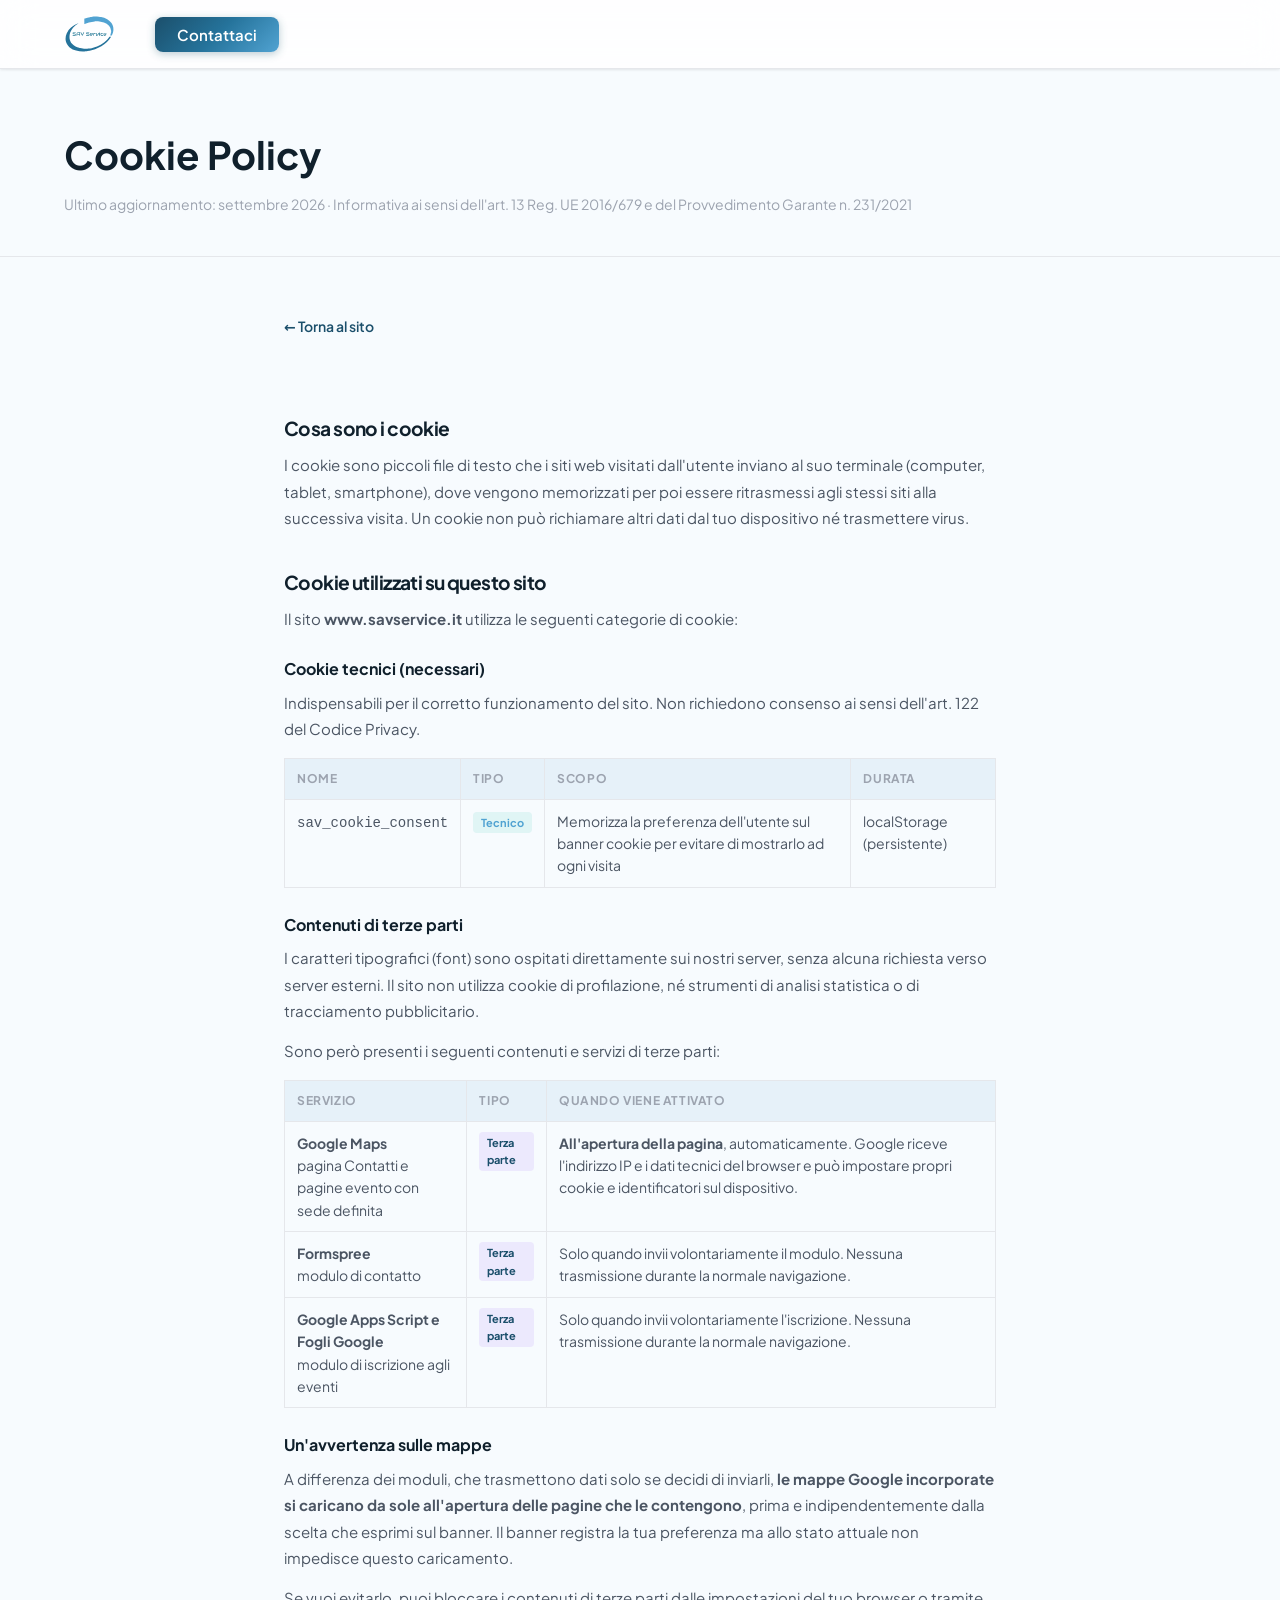
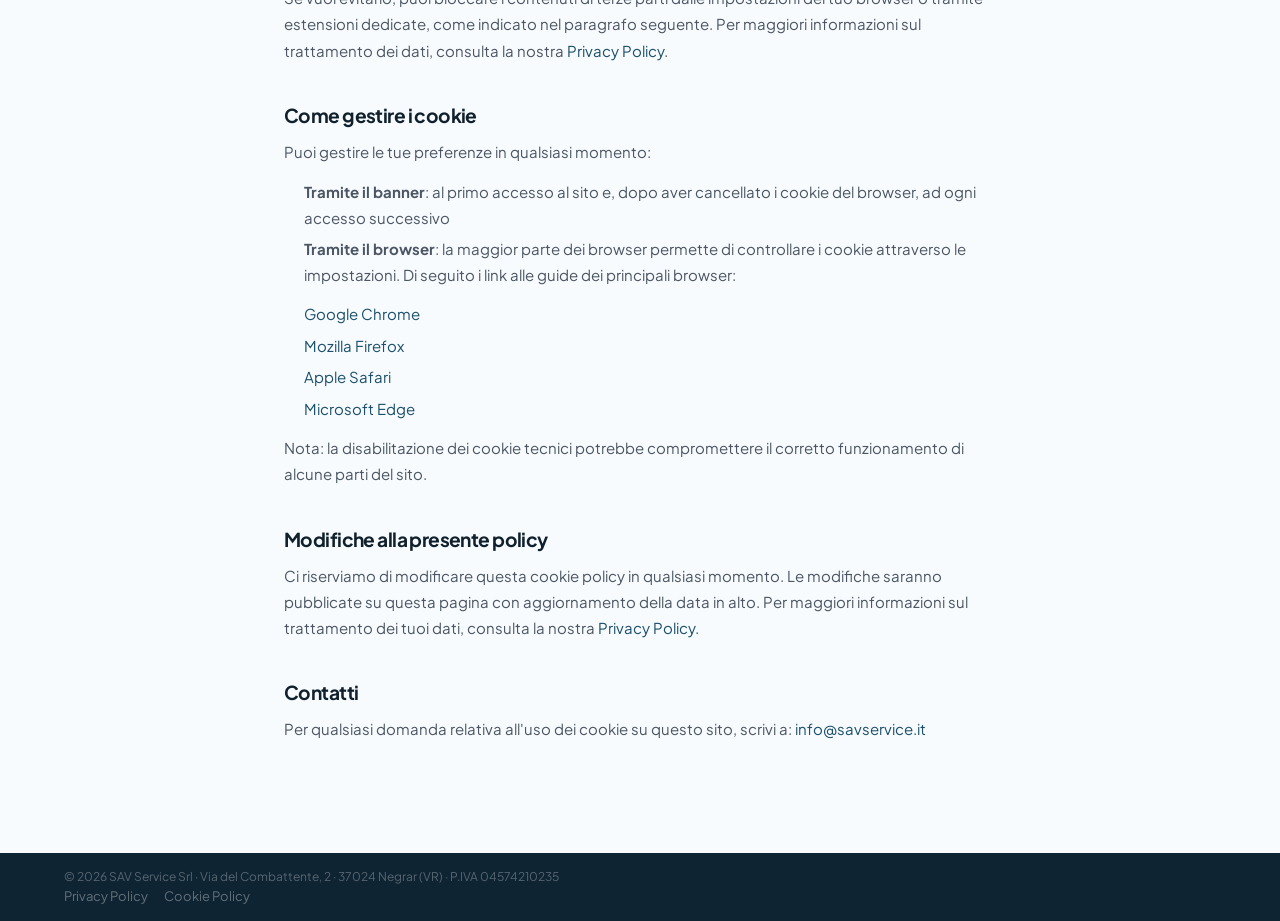
<file: cookie.html>
<!DOCTYPE html>
<html lang="it">
<head>
    <meta charset="UTF-8">
    <meta name="viewport" content="width=device-width, initial-scale=1.0">
    <title>Cookie Policy — SAV Service</title>
    <meta name="robots" content="noindex, follow">
    <link rel="icon" type="image/svg+xml" href="assets/favicon.svg">
    <link rel="stylesheet" href="css/style.css?v=55">
    <style>
        .legal-hero { padding: calc(var(--nav-h) + 56px) 0 40px; border-bottom: 1px solid var(--border); }
        .legal-hero h1 { font-size: clamp(1.8rem, 3vw, 2.4rem); margin-bottom: 8px; }
        .legal-hero p { color: var(--text-muted); font-size: 14px; }
        .legal-body { max-width: 760px; margin: 0 auto; padding: 56px 24px 96px; }
        .legal-body h2 { font-size: 1.2rem; font-weight: 700; margin: 40px 0 12px; color: var(--text-primary); }
        .legal-body h3 { font-size: 1rem; font-weight: 700; margin: 24px 0 8px; color: var(--text-primary); }
        .legal-body p { font-size: 15px; color: var(--text-secondary); line-height: 1.75; margin-bottom: 14px; }
        .legal-body ul { margin: 0 0 14px 20px; }
        .legal-body li { font-size: 15px; color: var(--text-secondary); line-height: 1.7; margin-bottom: 6px; }
        .legal-body a { color: var(--purple); }
        .legal-body a:hover { text-decoration: underline; }
        .legal-back { display: inline-flex; align-items: center; gap: 6px; font-size: 14px; font-weight: 600; color: var(--purple); margin-bottom: 40px; }
        .legal-back:hover { color: var(--blue); }
        .cookie-table { width: 100%; border-collapse: collapse; margin: 16px 0 24px; font-size: 14px; }
        .cookie-table th { text-align: left; padding: 10px 12px; background: var(--bg-alt); font-weight: 700; font-size: 12px; text-transform: uppercase; letter-spacing: .05em; color: var(--text-muted); border: 1px solid var(--border); }
        .cookie-table td { padding: 10px 12px; border: 1px solid var(--border); color: var(--text-secondary); vertical-align: top; }
        .cookie-type-badge { display: inline-block; padding: 2px 8px; border-radius: 4px; font-size: 11px; font-weight: 700; }
        .badge-tecnico { background: rgba(20,184,166,.10); color: var(--teal); }
        .badge-terza { background: rgba(124,58,237,.09); color: var(--purple); }
    </style>
</head>
<body>

    <nav class="nav scrolled" id="nav">
        <div class="container nav-inner">
            <a href="index.html" class="nav-logo">
                <img src="assets/logo-SAV.svg" alt="SAV Service" height="38">
            </a>
            <a href="index.html#contatti" class="btn btn-primary nav-cta">Contattaci</a>
        </div>
    </nav>

    <section class="legal-hero">
        <div class="container">
            <h1>Cookie Policy</h1>
            <p>Ultimo aggiornamento: settembre 2026 · Informativa ai sensi dell'art. 13 Reg. UE 2016/679 e del Provvedimento Garante n. 231/2021</p>
        </div>
    </section>

    <div class="container">
        <div class="legal-body">
            <a href="index.html" class="legal-back">← Torna al sito</a>

            <h2>Cosa sono i cookie</h2>
            <p>I cookie sono piccoli file di testo che i siti web visitati dall'utente inviano al suo terminale (computer, tablet, smartphone), dove vengono memorizzati per poi essere ritrasmessi agli stessi siti alla successiva visita. Un cookie non può richiamare altri dati dal tuo dispositivo né trasmettere virus.</p>

            <h2>Cookie utilizzati su questo sito</h2>
            <p>Il sito <strong>www.savservice.it</strong> utilizza le seguenti categorie di cookie:</p>

            <h3>Cookie tecnici (necessari)</h3>
            <p>Indispensabili per il corretto funzionamento del sito. Non richiedono consenso ai sensi dell'art. 122 del Codice Privacy.</p>
            <table class="cookie-table">
                <thead>
                    <tr>
                        <th>Nome</th>
                        <th>Tipo</th>
                        <th>Scopo</th>
                        <th>Durata</th>
                    </tr>
                </thead>
                <tbody>
                    <tr>
                        <td><code>sav_cookie_consent</code></td>
                        <td><span class="cookie-type-badge badge-tecnico">Tecnico</span></td>
                        <td>Memorizza la preferenza dell'utente sul banner cookie per evitare di mostrarlo ad ogni visita</td>
                        <td>localStorage (persistente)</td>
                    </tr>
                </tbody>
            </table>

            <h3>Contenuti di terze parti</h3>
            <p>I caratteri tipografici (font) sono ospitati direttamente sui nostri server, senza alcuna richiesta verso server esterni. Il sito non utilizza cookie di profilazione, né strumenti di analisi statistica o di tracciamento pubblicitario.</p>
            <p>Sono però presenti i seguenti contenuti e servizi di terze parti:</p>
            <table class="cookie-table">
                <thead>
                    <tr>
                        <th>Servizio</th>
                        <th>Tipo</th>
                        <th>Quando viene attivato</th>
                    </tr>
                </thead>
                <tbody>
                    <tr>
                        <td><strong>Google Maps</strong><br>pagina Contatti e pagine evento con sede definita</td>
                        <td><span class="cookie-type-badge badge-terza">Terza parte</span></td>
                        <td><strong>All'apertura della pagina</strong>, automaticamente. Google riceve l'indirizzo IP e i dati tecnici del browser e può impostare propri cookie e identificatori sul dispositivo.</td>
                    </tr>
                    <tr>
                        <td><strong>Formspree</strong><br>modulo di contatto</td>
                        <td><span class="cookie-type-badge badge-terza">Terza parte</span></td>
                        <td>Solo quando invii volontariamente il modulo. Nessuna trasmissione durante la normale navigazione.</td>
                    </tr>
                    <tr>
                        <td><strong>Google Apps Script e Fogli Google</strong><br>modulo di iscrizione agli eventi</td>
                        <td><span class="cookie-type-badge badge-terza">Terza parte</span></td>
                        <td>Solo quando invii volontariamente l'iscrizione. Nessuna trasmissione durante la normale navigazione.</td>
                    </tr>
                </tbody>
            </table>

            <h3>Un'avvertenza sulle mappe</h3>
            <p>A differenza dei moduli, che trasmettono dati solo se decidi di inviarli, <strong>le mappe Google incorporate si caricano da sole all'apertura delle pagine che le contengono</strong>, prima e indipendentemente dalla scelta che esprimi sul banner. Il banner registra la tua preferenza ma allo stato attuale non impedisce questo caricamento.</p>
            <p>Se vuoi evitarlo, puoi bloccare i contenuti di terze parti dalle impostazioni del tuo browser o tramite estensioni dedicate, come indicato nel paragrafo seguente. Per maggiori informazioni sul trattamento dei dati, consulta la nostra <a href="privacy.html">Privacy Policy</a>.</p>

            <h2>Come gestire i cookie</h2>
            <p>Puoi gestire le tue preferenze in qualsiasi momento:</p>
            <ul>
                <li><strong>Tramite il banner</strong>: al primo accesso al sito e, dopo aver cancellato i cookie del browser, ad ogni accesso successivo</li>
                <li><strong>Tramite il browser</strong>: la maggior parte dei browser permette di controllare i cookie attraverso le impostazioni. Di seguito i link alle guide dei principali browser:</li>
            </ul>
            <ul>
                <li><a href="https://support.google.com/chrome/answer/95647" target="_blank" rel="noopener">Google Chrome</a></li>
                <li><a href="https://support.mozilla.org/it/kb/Gestione%20dei%20cookie" target="_blank" rel="noopener">Mozilla Firefox</a></li>
                <li><a href="https://support.apple.com/it-it/guide/safari/sfri11471/mac" target="_blank" rel="noopener">Apple Safari</a></li>
                <li><a href="https://support.microsoft.com/it-it/microsoft-edge/eliminare-i-cookie-in-microsoft-edge-63947406-40ac-c3b8-57b9-2a946a29ae09" target="_blank" rel="noopener">Microsoft Edge</a></li>
            </ul>
            <p>Nota: la disabilitazione dei cookie tecnici potrebbe compromettere il corretto funzionamento di alcune parti del sito.</p>

            <h2>Modifiche alla presente policy</h2>
            <p>Ci riserviamo di modificare questa cookie policy in qualsiasi momento. Le modifiche saranno pubblicate su questa pagina con aggiornamento della data in alto. Per maggiori informazioni sul trattamento dei tuoi dati, consulta la nostra <a href="privacy.html">Privacy Policy</a>.</p>

            <h2>Contatti</h2>
            <p>Per qualsiasi domanda relativa all'uso dei cookie su questo sito, scrivi a: <a href="mailto:info@savservice.it">info@savservice.it</a></p>
        </div>
    </div>

    <footer class="footer">
        <div class="container">
            <div class="footer-bottom">
                <p>© 2026 SAV Service Srl · Via del Combattente, 2 · 37024 Negrar (VR) · P.IVA 04574210235</p>
                <div class="footer-legal">
                    <a href="privacy.html">Privacy Policy</a>
                    <a href="cookie.html">Cookie Policy</a>
                </div>
            </div>
        </div>
    </footer>

</body>
</html>
</file>
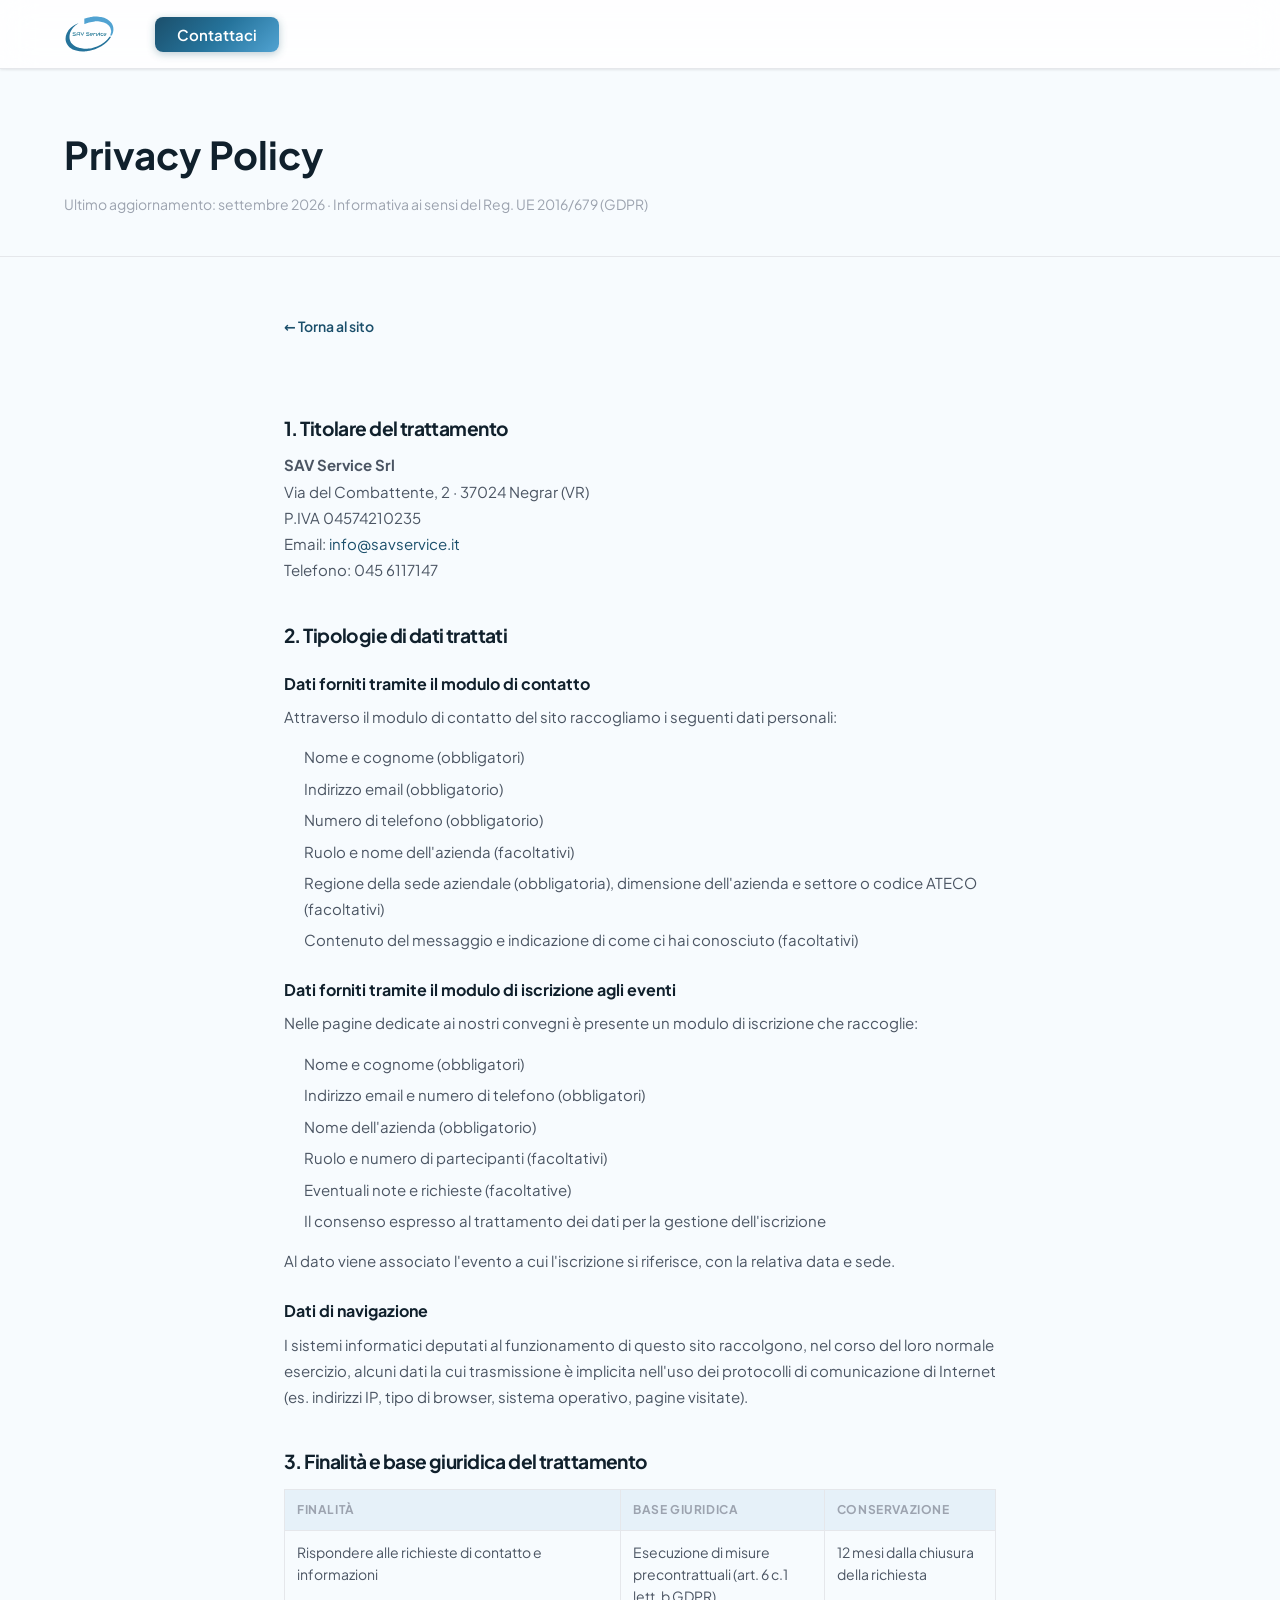
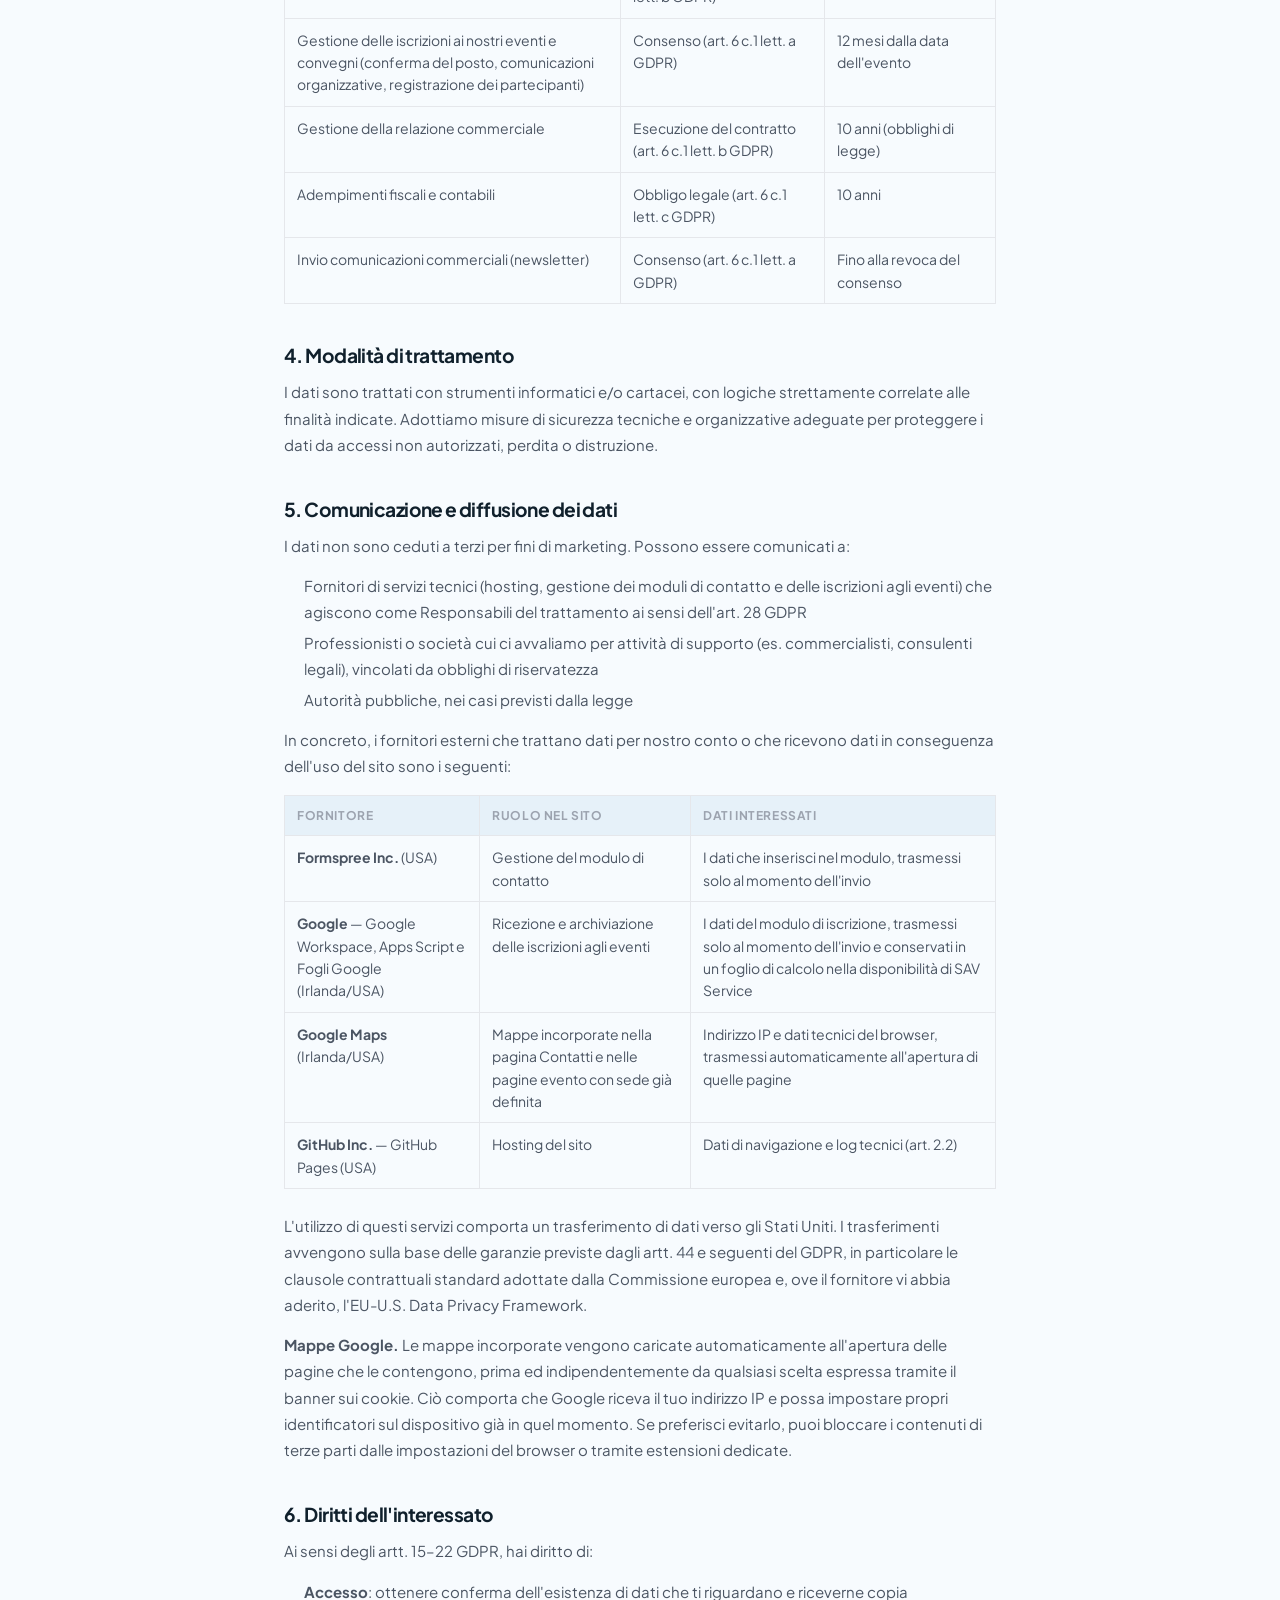
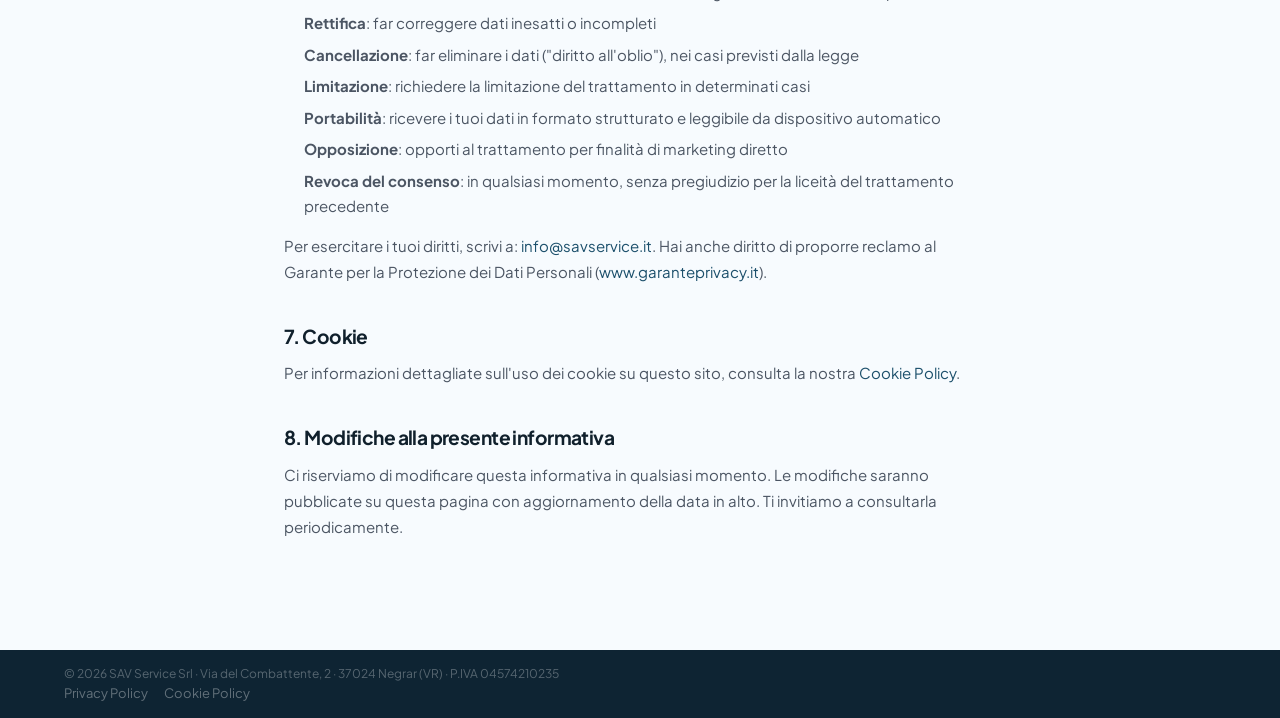
<file: privacy.html>
<!DOCTYPE html>
<html lang="it">
<head>
    <meta charset="UTF-8">
    <meta name="viewport" content="width=device-width, initial-scale=1.0">
    <title>Privacy Policy — SAV Service</title>
    <meta name="robots" content="noindex, follow">
    <link rel="icon" type="image/svg+xml" href="assets/favicon.svg">
    <link rel="stylesheet" href="css/style.css?v=55">
    <style>
        .legal-hero { padding: calc(var(--nav-h) + 56px) 0 40px; border-bottom: 1px solid var(--border); }
        .legal-hero h1 { font-size: clamp(1.8rem, 3vw, 2.4rem); margin-bottom: 8px; }
        .legal-hero p { color: var(--text-muted); font-size: 14px; }
        .legal-body { max-width: 760px; margin: 0 auto; padding: 56px 24px 96px; }
        .legal-body h2 { font-size: 1.2rem; font-weight: 700; margin: 40px 0 12px; color: var(--text-primary); }
        .legal-body h3 { font-size: 1rem; font-weight: 700; margin: 24px 0 8px; color: var(--text-primary); }
        .legal-body p { font-size: 15px; color: var(--text-secondary); line-height: 1.75; margin-bottom: 14px; }
        .legal-body ul { margin: 0 0 14px 20px; }
        .legal-body li { font-size: 15px; color: var(--text-secondary); line-height: 1.7; margin-bottom: 6px; }
        .legal-body a { color: var(--purple); }
        .legal-body a:hover { text-decoration: underline; }
        .legal-back { display: inline-flex; align-items: center; gap: 6px; font-size: 14px; font-weight: 600; color: var(--purple); margin-bottom: 40px; }
        .legal-back:hover { color: var(--blue); }
        .legal-table { width: 100%; border-collapse: collapse; margin: 16px 0 24px; font-size: 14px; }
        .legal-table th { text-align: left; padding: 10px 12px; background: var(--bg-alt); font-weight: 700; font-size: 12px; text-transform: uppercase; letter-spacing: .05em; color: var(--text-muted); border: 1px solid var(--border); }
        .legal-table td { padding: 10px 12px; border: 1px solid var(--border); color: var(--text-secondary); vertical-align: top; }
    </style>
</head>
<body>

    <nav class="nav scrolled" id="nav">
        <div class="container nav-inner">
            <a href="index.html" class="nav-logo">
                <img src="assets/logo-SAV.svg" alt="SAV Service" height="38">
            </a>
            <a href="index.html#contatti" class="btn btn-primary nav-cta">Contattaci</a>
        </div>
    </nav>

    <section class="legal-hero">
        <div class="container">
            <h1>Privacy Policy</h1>
            <p>Ultimo aggiornamento: settembre 2026 · Informativa ai sensi del Reg. UE 2016/679 (GDPR)</p>
        </div>
    </section>

    <div class="container">
        <div class="legal-body">
            <a href="index.html" class="legal-back">← Torna al sito</a>

            <h2>1. Titolare del trattamento</h2>
            <p>
                <strong>SAV Service Srl</strong><br>
                Via del Combattente, 2 · 37024 Negrar (VR)<br>
                P.IVA 04574210235<br>
                Email: <a href="mailto:info@savservice.it">info@savservice.it</a><br>
                Telefono: 045 6117147
            </p>

            <h2>2. Tipologie di dati trattati</h2>

            <h3>Dati forniti tramite il modulo di contatto</h3>
            <p>Attraverso il modulo di contatto del sito raccogliamo i seguenti dati personali:</p>
            <ul>
                <li>Nome e cognome (obbligatori)</li>
                <li>Indirizzo email (obbligatorio)</li>
                <li>Numero di telefono (obbligatorio)</li>
                <li>Ruolo e nome dell'azienda (facoltativi)</li>
                <li>Regione della sede aziendale (obbligatoria), dimensione dell'azienda e settore o codice ATECO (facoltativi)</li>
                <li>Contenuto del messaggio e indicazione di come ci hai conosciuto (facoltativi)</li>
            </ul>

            <h3>Dati forniti tramite il modulo di iscrizione agli eventi</h3>
            <p>Nelle pagine dedicate ai nostri convegni è presente un modulo di iscrizione che raccoglie:</p>
            <ul>
                <li>Nome e cognome (obbligatori)</li>
                <li>Indirizzo email e numero di telefono (obbligatori)</li>
                <li>Nome dell'azienda (obbligatorio)</li>
                <li>Ruolo e numero di partecipanti (facoltativi)</li>
                <li>Eventuali note e richieste (facoltative)</li>
                <li>Il consenso espresso al trattamento dei dati per la gestione dell'iscrizione</li>
            </ul>
            <p>Al dato viene associato l'evento a cui l'iscrizione si riferisce, con la relativa data e sede.</p>

            <h3>Dati di navigazione</h3>
            <p>I sistemi informatici deputati al funzionamento di questo sito raccolgono, nel corso del loro normale esercizio, alcuni dati la cui trasmissione è implicita nell'uso dei protocolli di comunicazione di Internet (es. indirizzi IP, tipo di browser, sistema operativo, pagine visitate).</p>

            <h2>3. Finalità e base giuridica del trattamento</h2>
            <table class="legal-table">
                <thead>
                    <tr>
                        <th>Finalità</th>
                        <th>Base giuridica</th>
                        <th>Conservazione</th>
                    </tr>
                </thead>
                <tbody>
                    <tr>
                        <td>Rispondere alle richieste di contatto e informazioni</td>
                        <td>Esecuzione di misure precontrattuali (art. 6 c.1 lett. b GDPR)</td>
                        <td>12 mesi dalla chiusura della richiesta</td>
                    </tr>
                    <tr>
                        <td>Gestione delle iscrizioni ai nostri eventi e convegni (conferma del posto, comunicazioni organizzative, registrazione dei partecipanti)</td>
                        <td>Consenso (art. 6 c.1 lett. a GDPR)</td>
                        <td>12 mesi dalla data dell'evento</td>
                    </tr>
                    <tr>
                        <td>Gestione della relazione commerciale</td>
                        <td>Esecuzione del contratto (art. 6 c.1 lett. b GDPR)</td>
                        <td>10 anni (obblighi di legge)</td>
                    </tr>
                    <tr>
                        <td>Adempimenti fiscali e contabili</td>
                        <td>Obbligo legale (art. 6 c.1 lett. c GDPR)</td>
                        <td>10 anni</td>
                    </tr>
                    <tr>
                        <td>Invio comunicazioni commerciali (newsletter)</td>
                        <td>Consenso (art. 6 c.1 lett. a GDPR)</td>
                        <td>Fino alla revoca del consenso</td>
                    </tr>
                </tbody>
            </table>

            <h2>4. Modalità di trattamento</h2>
            <p>I dati sono trattati con strumenti informatici e/o cartacei, con logiche strettamente correlate alle finalità indicate. Adottiamo misure di sicurezza tecniche e organizzative adeguate per proteggere i dati da accessi non autorizzati, perdita o distruzione.</p>

            <h2>5. Comunicazione e diffusione dei dati</h2>
            <p>I dati non sono ceduti a terzi per fini di marketing. Possono essere comunicati a:</p>
            <ul>
                <li>Fornitori di servizi tecnici (hosting, gestione dei moduli di contatto e delle iscrizioni agli eventi) che agiscono come Responsabili del trattamento ai sensi dell'art. 28 GDPR</li>
                <li>Professionisti o società cui ci avvaliamo per attività di supporto (es. commercialisti, consulenti legali), vincolati da obblighi di riservatezza</li>
                <li>Autorità pubbliche, nei casi previsti dalla legge</li>
            </ul>
            <p>In concreto, i fornitori esterni che trattano dati per nostro conto o che ricevono dati in conseguenza dell'uso del sito sono i seguenti:</p>
            <table class="legal-table">
                <thead>
                    <tr>
                        <th>Fornitore</th>
                        <th>Ruolo nel sito</th>
                        <th>Dati interessati</th>
                    </tr>
                </thead>
                <tbody>
                    <tr>
                        <td><strong>Formspree Inc.</strong> (USA)</td>
                        <td>Gestione del modulo di contatto</td>
                        <td>I dati che inserisci nel modulo, trasmessi solo al momento dell'invio</td>
                    </tr>
                    <tr>
                        <td><strong>Google</strong> — Google Workspace, Apps Script e Fogli Google (Irlanda/USA)</td>
                        <td>Ricezione e archiviazione delle iscrizioni agli eventi</td>
                        <td>I dati del modulo di iscrizione, trasmessi solo al momento dell'invio e conservati in un foglio di calcolo nella disponibilità di SAV Service</td>
                    </tr>
                    <tr>
                        <td><strong>Google Maps</strong> (Irlanda/USA)</td>
                        <td>Mappe incorporate nella pagina Contatti e nelle pagine evento con sede già definita</td>
                        <td>Indirizzo IP e dati tecnici del browser, trasmessi automaticamente all'apertura di quelle pagine</td>
                    </tr>
                    <tr>
                        <td><strong>GitHub Inc.</strong> — GitHub Pages (USA)</td>
                        <td>Hosting del sito</td>
                        <td>Dati di navigazione e log tecnici (art. 2.2)</td>
                    </tr>
                </tbody>
            </table>
            <p>L'utilizzo di questi servizi comporta un trasferimento di dati verso gli Stati Uniti. I trasferimenti avvengono sulla base delle garanzie previste dagli artt. 44 e seguenti del GDPR, in particolare le clausole contrattuali standard adottate dalla Commissione europea e, ove il fornitore vi abbia aderito, l'EU-U.S. Data Privacy Framework.</p>
            <p><strong>Mappe Google.</strong> Le mappe incorporate vengono caricate automaticamente all'apertura delle pagine che le contengono, prima ed indipendentemente da qualsiasi scelta espressa tramite il banner sui cookie. Ciò comporta che Google riceva il tuo indirizzo IP e possa impostare propri identificatori sul dispositivo già in quel momento. Se preferisci evitarlo, puoi bloccare i contenuti di terze parti dalle impostazioni del browser o tramite estensioni dedicate.</p>

            <h2>6. Diritti dell'interessato</h2>
            <p>Ai sensi degli artt. 15–22 GDPR, hai diritto di:</p>
            <ul>
                <li><strong>Accesso</strong>: ottenere conferma dell'esistenza di dati che ti riguardano e riceverne copia</li>
                <li><strong>Rettifica</strong>: far correggere dati inesatti o incompleti</li>
                <li><strong>Cancellazione</strong>: far eliminare i dati ("diritto all'oblio"), nei casi previsti dalla legge</li>
                <li><strong>Limitazione</strong>: richiedere la limitazione del trattamento in determinati casi</li>
                <li><strong>Portabilità</strong>: ricevere i tuoi dati in formato strutturato e leggibile da dispositivo automatico</li>
                <li><strong>Opposizione</strong>: opporti al trattamento per finalità di marketing diretto</li>
                <li><strong>Revoca del consenso</strong>: in qualsiasi momento, senza pregiudizio per la liceità del trattamento precedente</li>
            </ul>
            <p>Per esercitare i tuoi diritti, scrivi a: <a href="mailto:info@savservice.it">info@savservice.it</a>. Hai anche diritto di proporre reclamo al Garante per la Protezione dei Dati Personali (<a href="https://www.garanteprivacy.it" target="_blank" rel="noopener">www.garanteprivacy.it</a>).</p>

            <h2>7. Cookie</h2>
            <p>Per informazioni dettagliate sull'uso dei cookie su questo sito, consulta la nostra <a href="cookie.html">Cookie Policy</a>.</p>

            <h2>8. Modifiche alla presente informativa</h2>
            <p>Ci riserviamo di modificare questa informativa in qualsiasi momento. Le modifiche saranno pubblicate su questa pagina con aggiornamento della data in alto. Ti invitiamo a consultarla periodicamente.</p>
        </div>
    </div>

    <footer class="footer">
        <div class="container">
            <div class="footer-bottom">
                <p>© 2026 SAV Service Srl · Via del Combattente, 2 · 37024 Negrar (VR) · P.IVA 04574210235</p>
                <div class="footer-legal">
                    <a href="privacy.html">Privacy Policy</a>
                    <a href="cookie.html">Cookie Policy</a>
                </div>
            </div>
        </div>
    </footer>

</body>
</html>
</file>
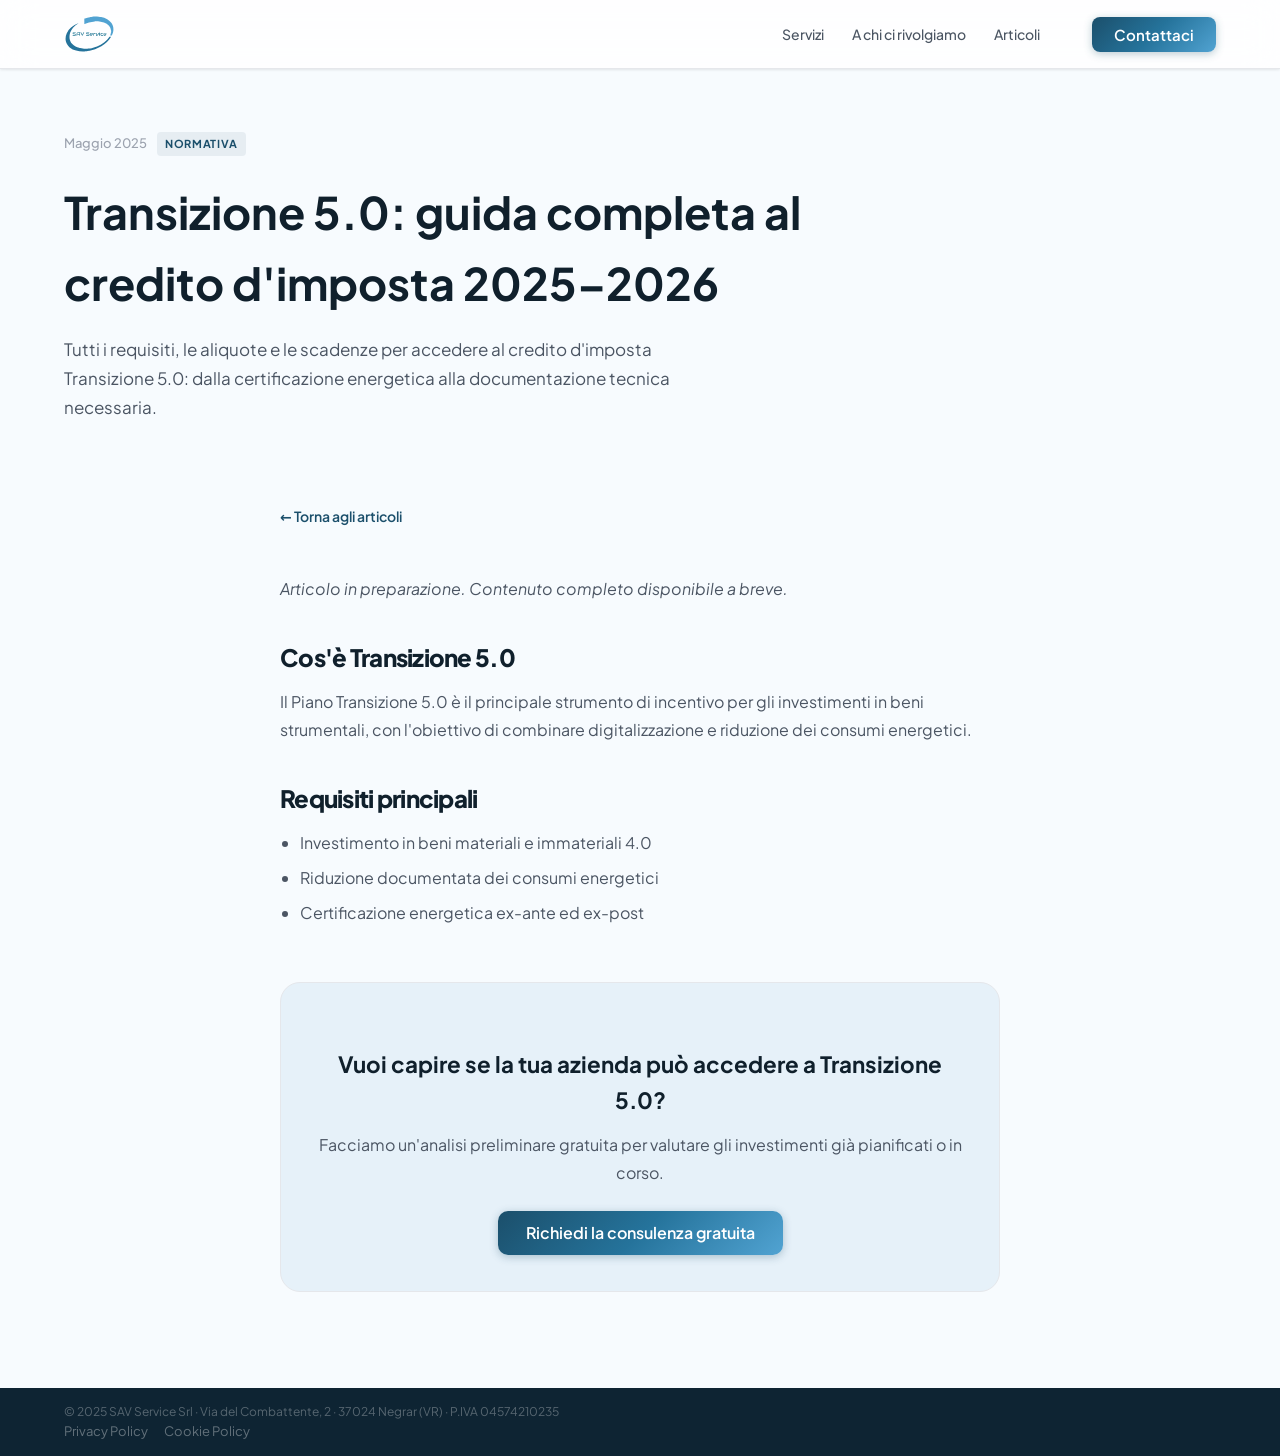
<file: articoli/transizione-5-0.html>
<!DOCTYPE html>
<html lang="it">
<head>
    <meta charset="UTF-8">
    <meta name="viewport" content="width=device-width, initial-scale=1.0">
    <title>Transizione 5.0 — SAV Service</title>
    <link rel="preconnect" href="https://fonts.googleapis.com">
    <link href="https://fonts.googleapis.com/css2?family=Plus+Jakarta+Sans:wght@400;500;600;700;800&display=swap" rel="stylesheet">
    <link rel="stylesheet" href="../css/style.css">
    <style>
        .article-hero { padding: calc(var(--nav-h) + 64px) 0 48px; }
        .article-hero .article-meta { margin-bottom: 20px; }
        .article-hero h1 { font-size: clamp(1.8rem, 3.5vw, 2.8rem); max-width: 760px; }
        .article-hero .hero-sub { max-width: 640px; font-size: 17px; margin-top: 16px; }
        .article-body { padding: 0 0 96px; max-width: 720px; margin: 0 auto; }
        .article-body h2 { font-size: 1.5rem; margin: 40px 0 16px; }
        .article-body h3 { font-size: 1.2rem; margin: 28px 0 12px; }
        .article-body p { font-size: 16px; color: var(--text-secondary); line-height: 1.75; margin-bottom: 16px; }
        .article-body ul { margin: 0 0 16px 20px; list-style: disc; }
        .article-body li { font-size: 16px; color: var(--text-secondary); line-height: 1.7; margin-bottom: 8px; }
        .article-back { display: inline-flex; align-items: center; gap: 6px; font-size: 14px; font-weight: 600; color: var(--purple); margin-bottom: 48px; }
        .article-back:hover { color: var(--blue); }
        .article-cta { background: var(--bg-alt); border: 1px solid var(--border); border-radius: var(--radius-lg); padding: 36px; text-align: center; margin-top: 56px; }
        .article-cta h3 { font-size: 1.4rem; margin-bottom: 12px; }
        .article-cta p { font-size: 16px; color: var(--text-secondary); margin-bottom: 24px; }
    </style>
</head>
<body>

    <nav class="nav scrolled" id="nav">
        <div class="container nav-inner">
            <a href="../index.html" class="nav-logo">
                <img src="../assets/logo-SAV.svg" alt="SAV Service" height="38">
            </a>
            <ul class="nav-links">
                <li><a href="../index.html#cosa-facciamo">Servizi</a></li>
                <li><a href="../index.html#chi-siamo">A chi ci rivolgiamo</a></li>
                <li><a href="../index.html#articoli">Articoli</a></li>
            </ul>
            <a href="../index.html#contatti" class="btn btn-primary nav-cta">Contattaci</a>
        </div>
    </nav>

    <section class="article-hero">
        <div class="container">
            <div class="article-meta">
                <span class="article-date">Maggio 2025</span>
                <span class="article-tag">Normativa</span>
            </div>
            <h1>Transizione 5.0: guida completa al credito d'imposta 2025–2026</h1>
            <p class="hero-sub">Tutti i requisiti, le aliquote e le scadenze per accedere al credito d'imposta Transizione 5.0: dalla certificazione energetica alla documentazione tecnica necessaria.</p>
        </div>
    </section>

    <div class="container">
        <div class="article-body">
            <a href="../index.html#articoli" class="article-back">← Torna agli articoli</a>

            <p><em>Articolo in preparazione. Contenuto completo disponibile a breve.</em></p>

            <h2>Cos'è Transizione 5.0</h2>
            <p>Il Piano Transizione 5.0 è il principale strumento di incentivo per gli investimenti in beni strumentali, con l'obiettivo di combinare digitalizzazione e riduzione dei consumi energetici.</p>

            <h2>Requisiti principali</h2>
            <ul>
                <li>Investimento in beni materiali e immateriali 4.0</li>
                <li>Riduzione documentata dei consumi energetici</li>
                <li>Certificazione energetica ex-ante ed ex-post</li>
            </ul>

            <div class="article-cta">
                <h3>Vuoi capire se la tua azienda può accedere a Transizione 5.0?</h3>
                <p>Facciamo un'analisi preliminare gratuita per valutare gli investimenti già pianificati o in corso.</p>
                <a href="../index.html#contatti" class="btn btn-primary btn-lg">Richiedi la consulenza gratuita</a>
            </div>
        </div>
    </div>

    <footer class="footer">
        <div class="container">
            <div class="footer-bottom">
                <p>© 2025 SAV Service Srl · Via del Combattente, 2 · 37024 Negrar (VR) · P.IVA 04574210235</p>
                <div class="footer-legal">
                    <a href="#">Privacy Policy</a>
                    <a href="#">Cookie Policy</a>
                </div>
            </div>
        </div>
    </footer>

</body>
</html>
</file>
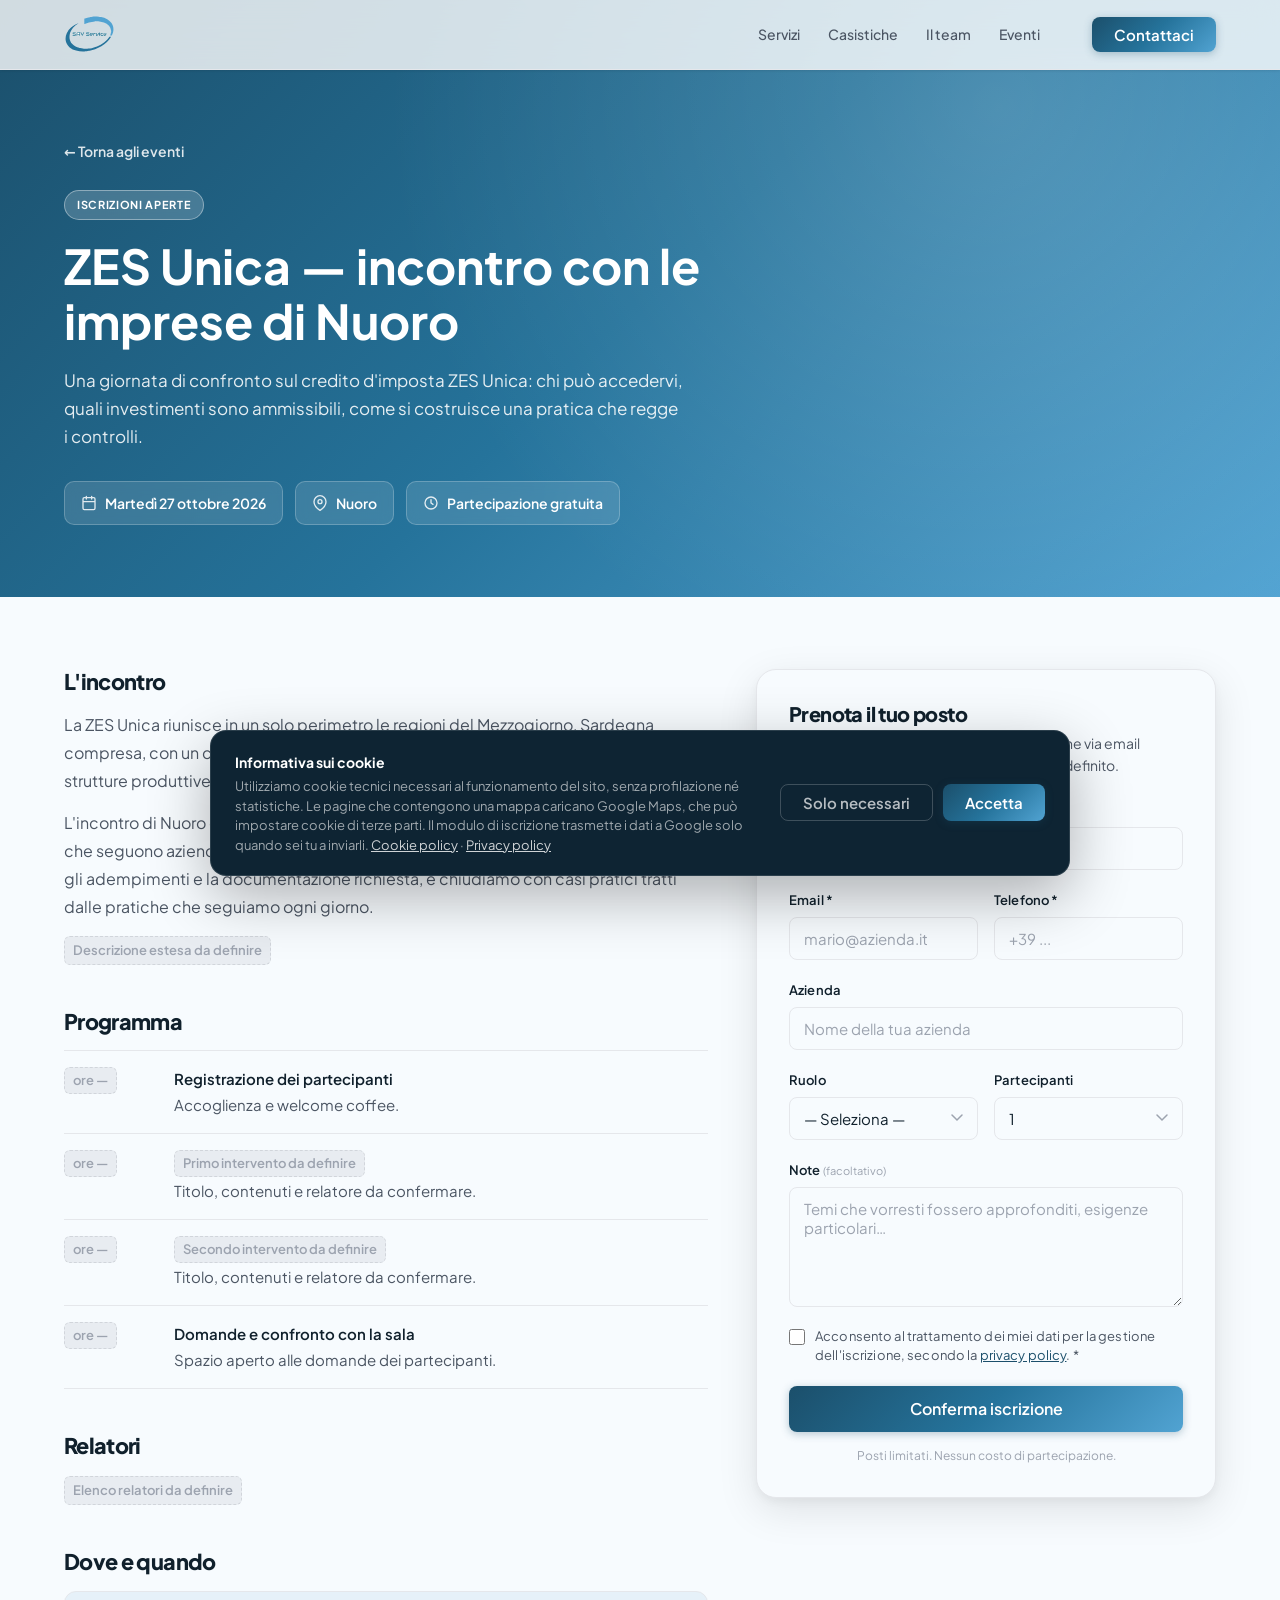
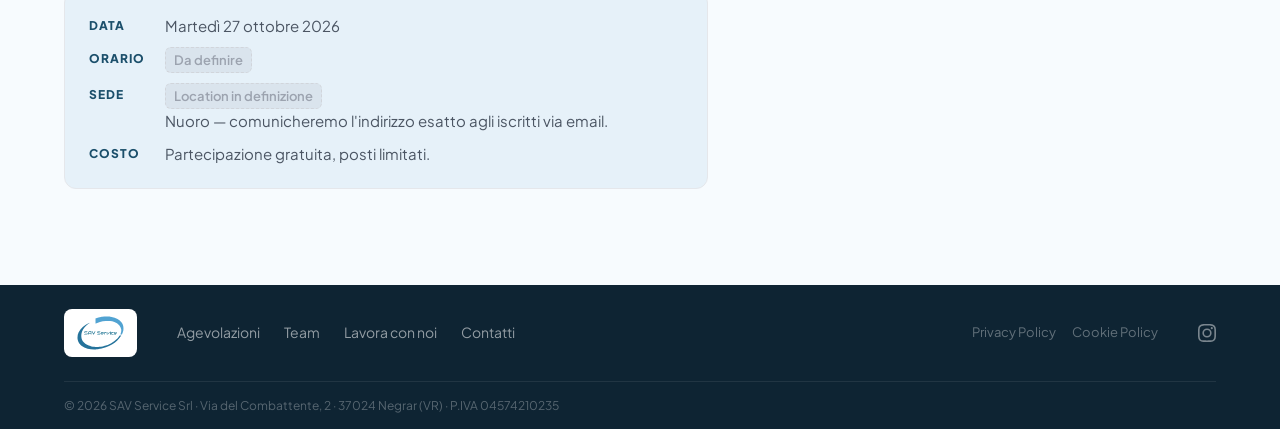
<file: eventi/zes-nuoro-27-ottobre-2026.html>
<!DOCTYPE html>
<html lang="it">
<head>
    <meta charset="UTF-8">
    <meta name="viewport" content="width=device-width, initial-scale=1.0">
    <title>ZES Unica — incontro con le imprese di Nuoro | 27 ottobre 2026 — SAV Service</title>
    <meta name="description" content="Incontro dedicato alle imprese del Nuorese sul credito d'imposta ZES Unica: requisiti, scadenze e casi pratici. Nuoro, 27 ottobre 2026. Iscrizione gratuita.">
    <link rel="stylesheet" href="../css/style.css">
</head>
<body>

    <nav class="nav scrolled" id="nav">
        <div class="container nav-inner">
            <a href="../index.html" class="nav-logo">
                <img src="../assets/logo-SAV.svg" alt="SAV Service" height="38">
            </a>
            <ul class="nav-links" id="nav-links">
                <li><a href="../index.html#cosa-facciamo">Servizi</a></li>
                <li><a href="../index.html#casistiche">Casistiche</a></li>
                <li><a href="../index.html#team">Il team</a></li>
                <li><a href="../index.html#eventi">Eventi</a></li>
            </ul>
            <a href="../index.html#contatti" class="btn btn-primary nav-cta">Contattaci</a>
            <button class="nav-hamburger" id="hamburger" aria-label="Apri menu" aria-expanded="false">
                <span></span><span></span><span></span>
            </button>
        </div>
        <div class="nav-mobile" id="nav-mobile" aria-hidden="true">
            <a href="../index.html#cosa-facciamo">Servizi</a>
            <a href="../index.html#casistiche">Casistiche</a>
            <a href="../index.html#team">Il team</a>
            <a href="../index.html#eventi">Eventi</a>
            <a href="#iscrizione">Iscriviti all'evento</a>
            <a href="../index.html#contatti" class="btn btn-primary">Contattaci</a>
        </div>
    </nav>

    <!-- HERO -->
    <section class="evento-hero">
        <div class="container">
            <a href="../index.html#eventi" class="evento-back">← Torna agli eventi</a>
            <div class="evento-hero-badge">Iscrizioni aperte</div>
            <h1>ZES Unica — incontro con le imprese di Nuoro</h1>
            <p class="evento-hero-sub">Una giornata di confronto sul credito d'imposta ZES Unica: chi può accedervi, quali investimenti sono ammissibili, come si costruisce una pratica che regge i controlli.</p>
            <div class="evento-hero-meta">
                <span>
                    <svg width="16" height="16" fill="none" viewBox="0 0 24 24"><path stroke="currentColor" stroke-width="2" stroke-linecap="round" stroke-linejoin="round" d="M8 2v4M16 2v4M3 10h18M5 4h14a2 2 0 012 2v14a2 2 0 01-2 2H5a2 2 0 01-2-2V6a2 2 0 012-2z"/></svg>
                    Martedì 27 ottobre 2026
                </span>
                <span>
                    <svg width="16" height="16" fill="none" viewBox="0 0 24 24"><path stroke="currentColor" stroke-width="2" stroke-linecap="round" stroke-linejoin="round" d="M21 10c0 7-9 13-9 13s-9-6-9-13a9 9 0 0118 0z"/><circle cx="12" cy="10" r="3" stroke="currentColor" stroke-width="2"/></svg>
                    Nuoro
                </span>
                <span>
                    <svg width="16" height="16" fill="none" viewBox="0 0 24 24"><circle cx="12" cy="12" r="9" stroke="currentColor" stroke-width="2"/><path stroke="currentColor" stroke-width="2" stroke-linecap="round" d="M12 7v5l3 2"/></svg>
                    Partecipazione gratuita
                </span>
            </div>
        </div>
    </section>

    <!-- CONTENUTO -->
    <div class="container">
        <div class="evento-layout">

            <!-- Colonna sinistra: dettagli -->
            <div class="evento-details">

                <div class="evento-block">
                    <h2>L'incontro</h2>
                    <p>La ZES Unica riunisce in un solo perimetro le regioni del Mezzogiorno, Sardegna compresa, con un credito d'imposta sugli investimenti in beni strumentali destinati a strutture produttive già attive o di nuova apertura.</p>
                    <p>L'incontro di Nuoro è pensato per imprenditori, direttori finanziari e commercialisti che seguono aziende del territorio: partiamo dai requisiti di accesso, attraversiamo gli adempimenti e la documentazione richiesta, e chiudiamo con casi pratici tratti dalle pratiche che seguiamo ogni giorno.</p>
                    <p><span class="tbd">Descrizione estesa da definire</span></p>
                </div>

                <div class="evento-block">
                    <h2>Programma</h2>
                    <ul class="evento-programma">
                        <li>
                            <span class="orario"><span class="tbd">ore —</span></span>
                            <span class="voce"><strong>Registrazione dei partecipanti</strong>Accoglienza e welcome coffee.</span>
                        </li>
                        <li>
                            <span class="orario"><span class="tbd">ore —</span></span>
                            <span class="voce"><strong><span class="tbd">Primo intervento da definire</span></strong>Titolo, contenuti e relatore da confermare.</span>
                        </li>
                        <li>
                            <span class="orario"><span class="tbd">ore —</span></span>
                            <span class="voce"><strong><span class="tbd">Secondo intervento da definire</span></strong>Titolo, contenuti e relatore da confermare.</span>
                        </li>
                        <li>
                            <span class="orario"><span class="tbd">ore —</span></span>
                            <span class="voce"><strong>Domande e confronto con la sala</strong>Spazio aperto alle domande dei partecipanti.</span>
                        </li>
                    </ul>
                </div>

                <div class="evento-block">
                    <h2>Relatori</h2>
                    <p><span class="tbd">Elenco relatori da definire</span></p>
                </div>

                <div class="evento-block">
                    <h2>Dove e quando</h2>
                    <div class="evento-info-card">
                        <dl>
                            <dt>Data</dt>
                            <dd>Martedì 27 ottobre 2026</dd>
                            <dt>Orario</dt>
                            <dd><span class="tbd">Da definire</span></dd>
                            <dt>Sede</dt>
                            <dd><span class="tbd">Location in definizione</span><br>Nuoro — comunicheremo l'indirizzo esatto agli iscritti via email.</dd>
                            <dt>Costo</dt>
                            <dd>Partecipazione gratuita, posti limitati.</dd>
                        </dl>
                    </div>
                </div>

            </div>

            <!-- Colonna destra: form iscrizione -->
            <div class="evento-form-col" id="iscrizione">
                <div class="evento-form-card">
                    <h2>Prenota il tuo posto</h2>
                    <p class="evento-form-intro">Compila il modulo: ti confermiamo l'iscrizione via email insieme all'indirizzo della sede non appena definito.</p>

                    <form id="evento-form">
                        <input type="hidden" name="evento" value="ZES Unica — Nuoro">
                        <input type="hidden" name="data_evento" value="27/10/2026">
                        <input type="hidden" name="luogo" value="Nuoro">
                        <input type="text" name="_gotcha" tabindex="-1" autocomplete="off" style="position:absolute;left:-9999px;" aria-hidden="true">

                        <div class="form-row">
                            <div class="form-group">
                                <label for="nome">Nome *</label>
                                <input type="text" id="nome" name="nome" required placeholder="Mario">
                            </div>
                            <div class="form-group">
                                <label for="cognome">Cognome *</label>
                                <input type="text" id="cognome" name="cognome" required placeholder="Rossi">
                            </div>
                        </div>
                        <div class="form-row">
                            <div class="form-group">
                                <label for="email">Email *</label>
                                <input type="email" id="email" name="email" required placeholder="mario@azienda.it">
                            </div>
                            <div class="form-group">
                                <label for="telefono">Telefono *</label>
                                <input type="tel" id="telefono" name="telefono" required placeholder="+39 ...">
                            </div>
                        </div>
                        <div class="form-group">
                            <label for="azienda">Azienda</label>
                            <input type="text" id="azienda" name="azienda" placeholder="Nome della tua azienda">
                        </div>
                        <div class="form-row">
                            <div class="form-group">
                                <label for="ruolo">Ruolo</label>
                                <select id="ruolo" name="ruolo">
                                    <option value="">— Seleziona —</option>
                                    <option>Imprenditore / Titolare</option>
                                    <option>Direttore Finanziario / CFO</option>
                                    <option>Commercialista / Consulente</option>
                                    <option>Agente / Venditore</option>
                                    <option>Altro</option>
                                </select>
                            </div>
                            <div class="form-group">
                                <label for="partecipanti">Partecipanti</label>
                                <select id="partecipanti" name="partecipanti">
                                    <option>1</option>
                                    <option>2</option>
                                    <option>3</option>
                                    <option>4 o più</option>
                                </select>
                            </div>
                        </div>
                        <div class="form-group">
                            <label for="note">Note <span class="form-optional">(facoltativo)</span></label>
                            <textarea id="note" name="note" rows="3" placeholder="Temi che vorresti fossero approfonditi, esigenze particolari…"></textarea>
                        </div>

                        <div class="form-consent">
                            <input type="checkbox" id="consenso" name="consenso" value="Sì" required>
                            <label for="consenso">Acconsento al trattamento dei miei dati per la gestione dell'iscrizione, secondo la <a href="../privacy.html">privacy policy</a>. *</label>
                        </div>

                        <button type="submit" class="btn btn-primary btn-full">Conferma iscrizione</button>

                        <div class="form-success" id="evento-form-success" aria-live="polite">
                            Iscrizione registrata. Ti abbiamo messo in lista: riceverai la conferma via email con tutti i dettagli logistici.
                        </div>
                        <div class="form-error" id="evento-form-error" aria-live="polite"></div>

                        <p class="form-note">Posti limitati. Nessun costo di partecipazione.</p>
                    </form>
                </div>
            </div>

        </div>
    </div>

    <!-- FOOTER -->
    <footer class="footer">
        <div class="container">
            <div class="footer-bar">
                <a href="../index.html" class="footer-logo">
                    <img src="../assets/logo-SAV.svg" alt="SAV Service" height="36">
                </a>
                <nav class="footer-links" aria-label="Footer navigation">
                    <a href="../index.html#cosa-facciamo">Agevolazioni</a>
                    <a href="../index.html#team">Team</a>
                    <a href="../index.html#lavora-con-noi">Lavora con noi</a>
                    <a href="../index.html#contatti">Contatti</a>
                </nav>
                <div class="footer-legal">
                    <a href="../privacy.html">Privacy Policy</a>
                    <a href="../cookie.html">Cookie Policy</a>
                </div>
                <a href="https://www.instagram.com/savservice_/" target="_blank" rel="noopener" aria-label="Instagram SAV Service" class="footer-ig">
                    <svg width="18" height="18" fill="currentColor" viewBox="0 0 24 24"><path d="M12 2.163c3.204 0 3.584.012 4.85.07 3.252.148 4.771 1.691 4.919 4.919.058 1.265.069 1.645.069 4.849 0 3.205-.012 3.584-.069 4.849-.149 3.225-1.664 4.771-4.919 4.919-1.266.058-1.644.07-4.85.07-3.204 0-3.584-.012-4.849-.07-3.26-.149-4.771-1.699-4.919-4.92-.058-1.265-.07-1.644-.07-4.849 0-3.204.013-3.583.07-4.849.149-3.227 1.664-4.771 4.919-4.919 1.266-.057 1.645-.069 4.849-.069zM12 0C8.741 0 8.333.014 7.053.072 2.695.272.273 2.69.073 7.052.014 8.333 0 8.741 0 12c0 3.259.014 3.668.072 4.948.2 4.358 2.618 6.78 6.98 6.98C8.333 23.986 8.741 24 12 24c3.259 0 3.668-.014 4.948-.072 4.354-.2 6.782-2.618 6.979-6.98.059-1.28.073-1.689.073-4.948 0-3.259-.014-3.667-.072-4.947-.196-4.354-2.617-6.78-6.979-6.98C15.668.014 15.259 0 12 0zm0 5.838a6.162 6.162 0 100 12.324 6.162 6.162 0 000-12.324zM12 16a4 4 0 110-8 4 4 0 010 8zm6.406-11.845a1.44 1.44 0 100 2.881 1.44 1.44 0 000-2.881z"/></svg>
                </a>
            </div>
            <div class="footer-bottom">
                <p>© 2026 SAV Service Srl · Via del Combattente, 2 · 37024 Negrar (VR) · P.IVA 04574210235</p>
            </div>
        </div>
    </footer>

    <!-- COOKIE BANNER -->
    <div class="cookie-banner" id="cookie-banner" role="dialog" aria-label="Preferenze cookie" aria-hidden="true">
        <div class="cookie-inner">
            <div class="cookie-text">
                <strong>Informativa sui cookie</strong>
                <p>Utilizziamo cookie tecnici necessari al funzionamento del sito, senza profilazione né statistiche. Le pagine che contengono una mappa caricano Google Maps, che può impostare cookie di terze parti. Il modulo di iscrizione trasmette i dati a Google solo quando sei tu a inviarli. <a href="../cookie.html">Cookie policy</a> · <a href="../privacy.html">Privacy policy</a></p>
            </div>
            <div class="cookie-actions">
                <button class="btn btn-ghost" id="cookie-reject">Solo necessari</button>
                <button class="btn btn-primary" id="cookie-accept">Accetta</button>
            </div>
        </div>
    </div>

    <script src="../js/evento.js?v=4"></script>
</body>
</html>
</file>
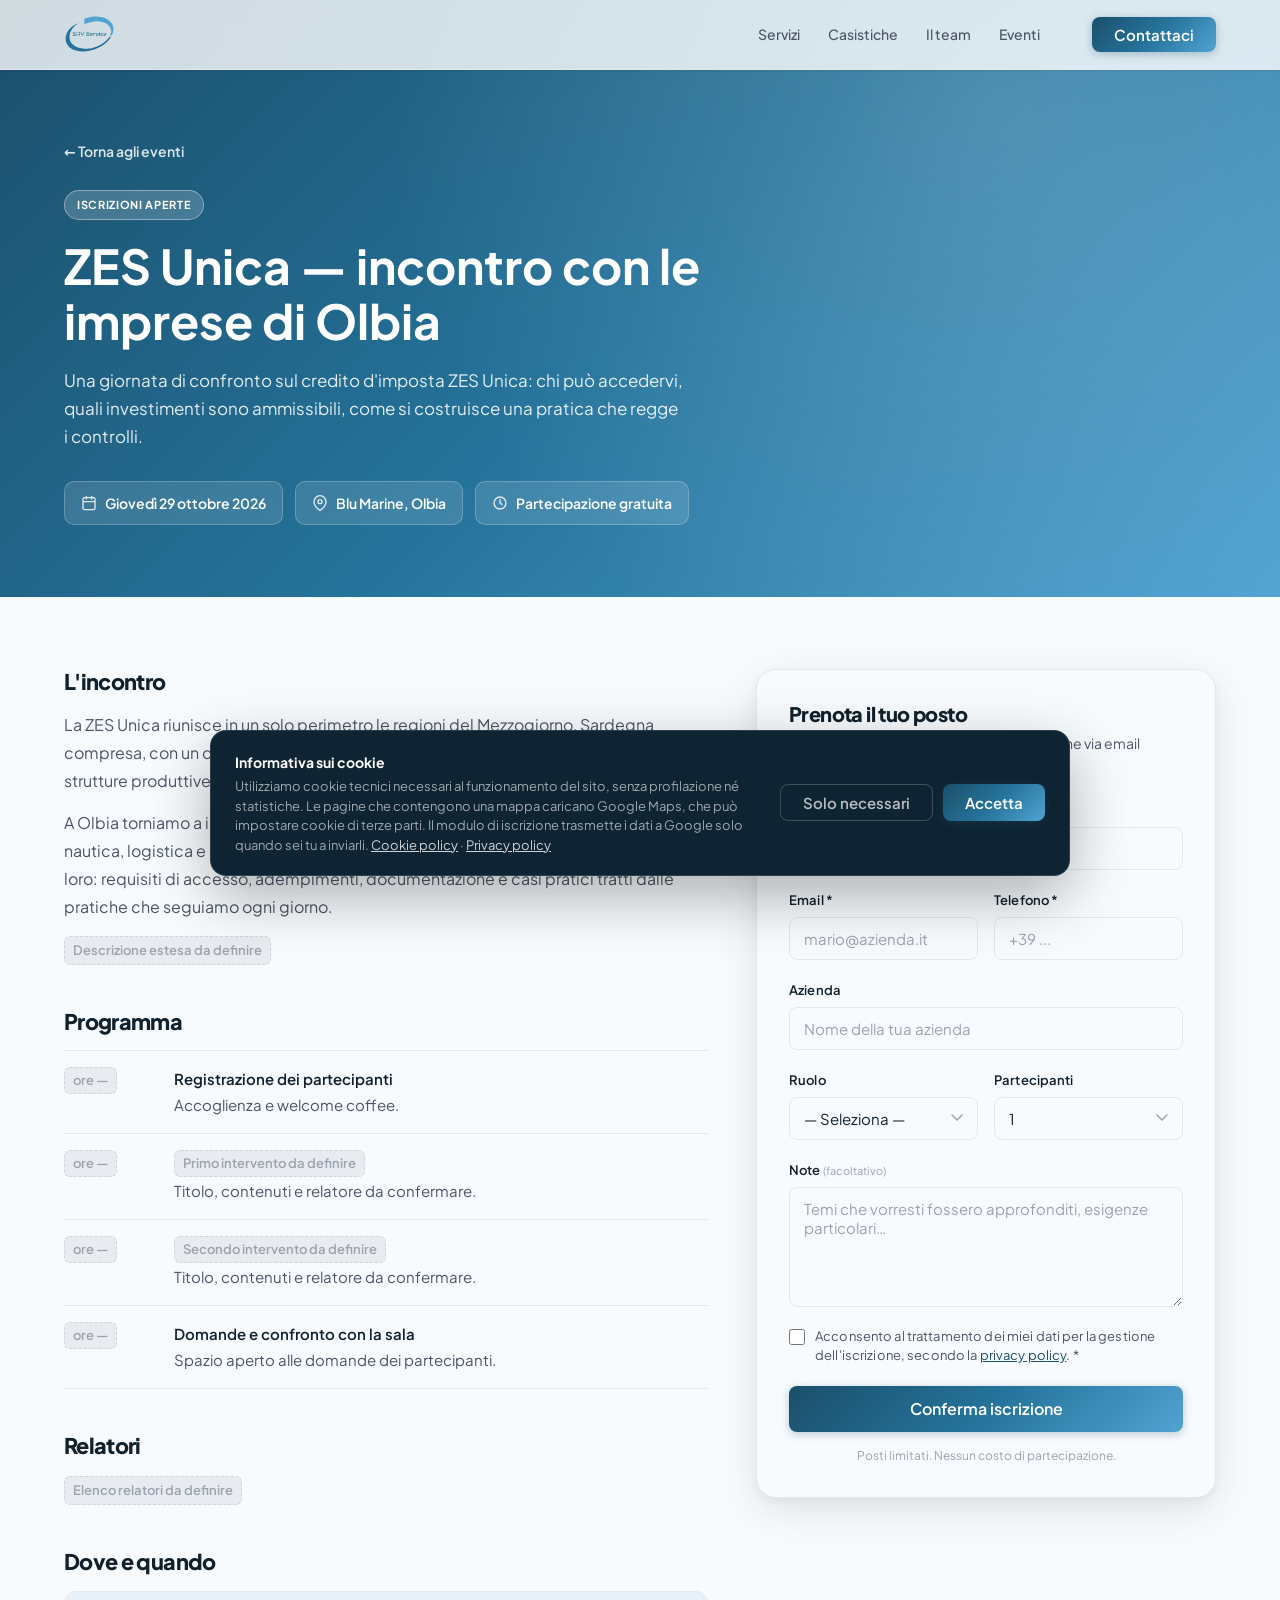
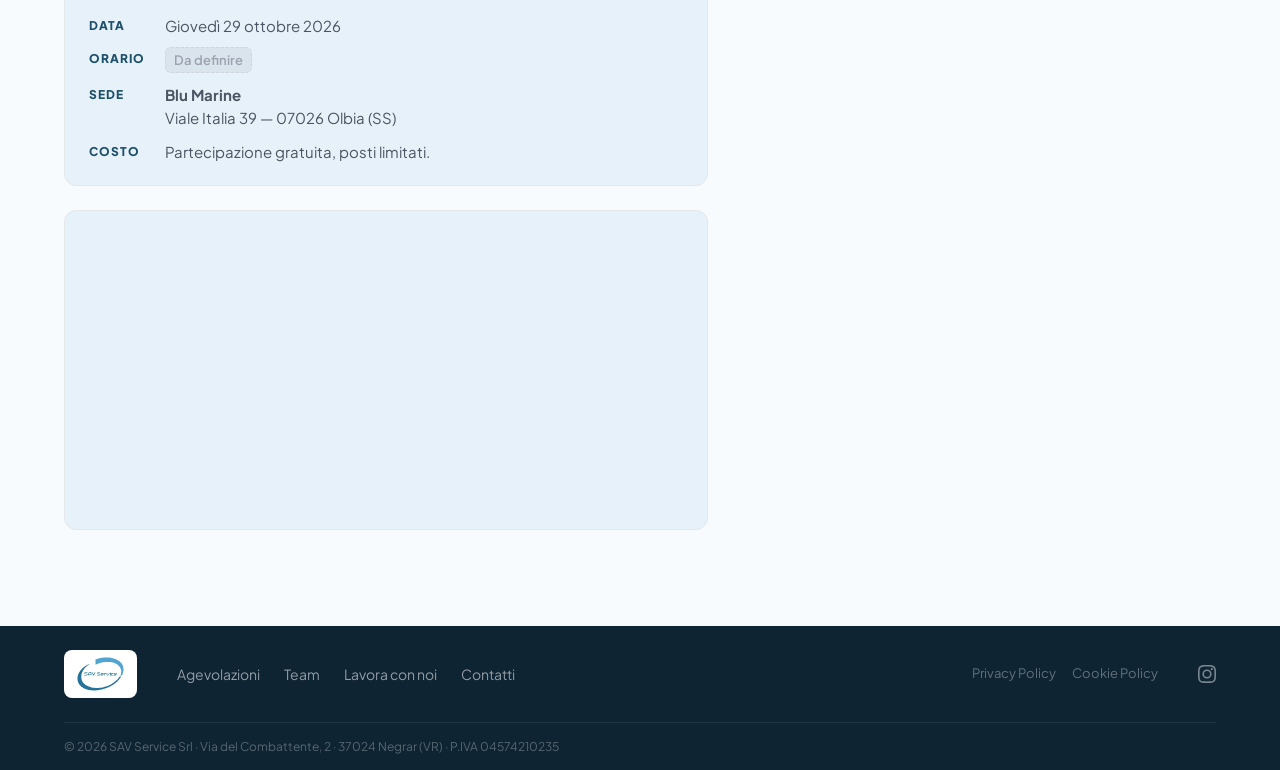
<file: eventi/zes-olbia-29-ottobre-2026.html>
<!DOCTYPE html>
<html lang="it">
<head>
    <meta charset="UTF-8">
    <meta name="viewport" content="width=device-width, initial-scale=1.0">
    <title>ZES Unica — incontro con le imprese di Olbia | 29 ottobre 2026 — SAV Service</title>
    <meta name="description" content="Incontro dedicato alle imprese della Gallura sul credito d'imposta ZES Unica: requisiti, scadenze e casi pratici. Olbia, Blu Marine, 29 ottobre 2026. Iscrizione gratuita.">
    <link rel="stylesheet" href="../css/style.css">
</head>
<body>

    <nav class="nav scrolled" id="nav">
        <div class="container nav-inner">
            <a href="../index.html" class="nav-logo">
                <img src="../assets/logo-SAV.svg" alt="SAV Service" height="38">
            </a>
            <ul class="nav-links" id="nav-links">
                <li><a href="../index.html#cosa-facciamo">Servizi</a></li>
                <li><a href="../index.html#casistiche">Casistiche</a></li>
                <li><a href="../index.html#team">Il team</a></li>
                <li><a href="../index.html#eventi">Eventi</a></li>
            </ul>
            <a href="../index.html#contatti" class="btn btn-primary nav-cta">Contattaci</a>
            <button class="nav-hamburger" id="hamburger" aria-label="Apri menu" aria-expanded="false">
                <span></span><span></span><span></span>
            </button>
        </div>
        <div class="nav-mobile" id="nav-mobile" aria-hidden="true">
            <a href="../index.html#cosa-facciamo">Servizi</a>
            <a href="../index.html#casistiche">Casistiche</a>
            <a href="../index.html#team">Il team</a>
            <a href="../index.html#eventi">Eventi</a>
            <a href="#iscrizione">Iscriviti all'evento</a>
            <a href="../index.html#contatti" class="btn btn-primary">Contattaci</a>
        </div>
    </nav>

    <!-- HERO -->
    <section class="evento-hero">
        <div class="container">
            <a href="../index.html#eventi" class="evento-back">← Torna agli eventi</a>
            <div class="evento-hero-badge">Iscrizioni aperte</div>
            <h1>ZES Unica — incontro con le imprese di Olbia</h1>
            <p class="evento-hero-sub">Una giornata di confronto sul credito d'imposta ZES Unica: chi può accedervi, quali investimenti sono ammissibili, come si costruisce una pratica che regge i controlli.</p>
            <div class="evento-hero-meta">
                <span>
                    <svg width="16" height="16" fill="none" viewBox="0 0 24 24"><path stroke="currentColor" stroke-width="2" stroke-linecap="round" stroke-linejoin="round" d="M8 2v4M16 2v4M3 10h18M5 4h14a2 2 0 012 2v14a2 2 0 01-2 2H5a2 2 0 01-2-2V6a2 2 0 012-2z"/></svg>
                    Giovedì 29 ottobre 2026
                </span>
                <span>
                    <svg width="16" height="16" fill="none" viewBox="0 0 24 24"><path stroke="currentColor" stroke-width="2" stroke-linecap="round" stroke-linejoin="round" d="M21 10c0 7-9 13-9 13s-9-6-9-13a9 9 0 0118 0z"/><circle cx="12" cy="10" r="3" stroke="currentColor" stroke-width="2"/></svg>
                    Blu Marine, Olbia
                </span>
                <span>
                    <svg width="16" height="16" fill="none" viewBox="0 0 24 24"><circle cx="12" cy="12" r="9" stroke="currentColor" stroke-width="2"/><path stroke="currentColor" stroke-width="2" stroke-linecap="round" d="M12 7v5l3 2"/></svg>
                    Partecipazione gratuita
                </span>
            </div>
        </div>
    </section>

    <!-- CONTENUTO -->
    <div class="container">
        <div class="evento-layout">

            <!-- Colonna sinistra: dettagli -->
            <div class="evento-details">

                <div class="evento-block">
                    <h2>L'incontro</h2>
                    <p>La ZES Unica riunisce in un solo perimetro le regioni del Mezzogiorno, Sardegna compresa, con un credito d'imposta sugli investimenti in beni strumentali destinati a strutture produttive già attive o di nuova apertura.</p>
                    <p>A Olbia torniamo a incontrare le imprese della Gallura, un territorio dove turismo, nautica, logistica e agroalimentare hanno esigenze di investimento molto diverse tra loro: requisiti di accesso, adempimenti, documentazione e casi pratici tratti dalle pratiche che seguiamo ogni giorno.</p>
                    <p><span class="tbd">Descrizione estesa da definire</span></p>
                </div>

                <div class="evento-block">
                    <h2>Programma</h2>
                    <ul class="evento-programma">
                        <li>
                            <span class="orario"><span class="tbd">ore —</span></span>
                            <span class="voce"><strong>Registrazione dei partecipanti</strong>Accoglienza e welcome coffee.</span>
                        </li>
                        <li>
                            <span class="orario"><span class="tbd">ore —</span></span>
                            <span class="voce"><strong><span class="tbd">Primo intervento da definire</span></strong>Titolo, contenuti e relatore da confermare.</span>
                        </li>
                        <li>
                            <span class="orario"><span class="tbd">ore —</span></span>
                            <span class="voce"><strong><span class="tbd">Secondo intervento da definire</span></strong>Titolo, contenuti e relatore da confermare.</span>
                        </li>
                        <li>
                            <span class="orario"><span class="tbd">ore —</span></span>
                            <span class="voce"><strong>Domande e confronto con la sala</strong>Spazio aperto alle domande dei partecipanti.</span>
                        </li>
                    </ul>
                </div>

                <div class="evento-block">
                    <h2>Relatori</h2>
                    <p><span class="tbd">Elenco relatori da definire</span></p>
                </div>

                <div class="evento-block">
                    <h2>Dove e quando</h2>
                    <div class="evento-info-card">
                        <dl>
                            <dt>Data</dt>
                            <dd>Giovedì 29 ottobre 2026</dd>
                            <dt>Orario</dt>
                            <dd><span class="tbd">Da definire</span></dd>
                            <dt>Sede</dt>
                            <dd><strong>Blu Marine</strong><br>Viale Italia 39 — 07026 Olbia (SS)</dd>
                            <dt>Costo</dt>
                            <dd>Partecipazione gratuita, posti limitati.</dd>
                        </dl>
                    </div>
                    <div class="contatti-map">
                        <iframe
                            src="https://maps.google.com/maps?q=Viale+Italia+39+Olbia+07026+SS&output=embed&z=16&hl=it"
                            allowfullscreen=""
                            loading="lazy"
                            referrerpolicy="no-referrer-when-downgrade"
                            title="Blu Marine — Viale Italia 39, Olbia">
                        </iframe>
                    </div>
                </div>

            </div>

            <!-- Colonna destra: form iscrizione -->
            <div class="evento-form-col" id="iscrizione">
                <div class="evento-form-card">
                    <h2>Prenota il tuo posto</h2>
                    <p class="evento-form-intro">Compila il modulo: ti confermiamo l'iscrizione via email insieme a tutti i dettagli logistici.</p>

                    <form id="evento-form">
                        <input type="hidden" name="evento" value="ZES Unica — Olbia">
                        <input type="hidden" name="data_evento" value="29/10/2026">
                        <input type="hidden" name="luogo" value="Olbia — Blu Marine">
                        <input type="text" name="_gotcha" tabindex="-1" autocomplete="off" style="position:absolute;left:-9999px;" aria-hidden="true">

                        <div class="form-row">
                            <div class="form-group">
                                <label for="nome">Nome *</label>
                                <input type="text" id="nome" name="nome" required placeholder="Mario">
                            </div>
                            <div class="form-group">
                                <label for="cognome">Cognome *</label>
                                <input type="text" id="cognome" name="cognome" required placeholder="Rossi">
                            </div>
                        </div>
                        <div class="form-row">
                            <div class="form-group">
                                <label for="email">Email *</label>
                                <input type="email" id="email" name="email" required placeholder="mario@azienda.it">
                            </div>
                            <div class="form-group">
                                <label for="telefono">Telefono *</label>
                                <input type="tel" id="telefono" name="telefono" required placeholder="+39 ...">
                            </div>
                        </div>
                        <div class="form-group">
                            <label for="azienda">Azienda</label>
                            <input type="text" id="azienda" name="azienda" placeholder="Nome della tua azienda">
                        </div>
                        <div class="form-row">
                            <div class="form-group">
                                <label for="ruolo">Ruolo</label>
                                <select id="ruolo" name="ruolo">
                                    <option value="">— Seleziona —</option>
                                    <option>Imprenditore / Titolare</option>
                                    <option>Direttore Finanziario / CFO</option>
                                    <option>Commercialista / Consulente</option>
                                    <option>Agente / Venditore</option>
                                    <option>Altro</option>
                                </select>
                            </div>
                            <div class="form-group">
                                <label for="partecipanti">Partecipanti</label>
                                <select id="partecipanti" name="partecipanti">
                                    <option>1</option>
                                    <option>2</option>
                                    <option>3</option>
                                    <option>4 o più</option>
                                </select>
                            </div>
                        </div>
                        <div class="form-group">
                            <label for="note">Note <span class="form-optional">(facoltativo)</span></label>
                            <textarea id="note" name="note" rows="3" placeholder="Temi che vorresti fossero approfonditi, esigenze particolari…"></textarea>
                        </div>

                        <div class="form-consent">
                            <input type="checkbox" id="consenso" name="consenso" value="Sì" required>
                            <label for="consenso">Acconsento al trattamento dei miei dati per la gestione dell'iscrizione, secondo la <a href="../privacy.html">privacy policy</a>. *</label>
                        </div>

                        <button type="submit" class="btn btn-primary btn-full">Conferma iscrizione</button>

                        <div class="form-success" id="evento-form-success" aria-live="polite">
                            Iscrizione registrata. Ti abbiamo messo in lista: riceverai la conferma via email con tutti i dettagli logistici.
                        </div>
                        <div class="form-error" id="evento-form-error" aria-live="polite"></div>

                        <p class="form-note">Posti limitati. Nessun costo di partecipazione.</p>
                    </form>
                </div>
            </div>

        </div>
    </div>

    <!-- FOOTER -->
    <footer class="footer">
        <div class="container">
            <div class="footer-bar">
                <a href="../index.html" class="footer-logo">
                    <img src="../assets/logo-SAV.svg" alt="SAV Service" height="36">
                </a>
                <nav class="footer-links" aria-label="Footer navigation">
                    <a href="../index.html#cosa-facciamo">Agevolazioni</a>
                    <a href="../index.html#team">Team</a>
                    <a href="../index.html#lavora-con-noi">Lavora con noi</a>
                    <a href="../index.html#contatti">Contatti</a>
                </nav>
                <div class="footer-legal">
                    <a href="../privacy.html">Privacy Policy</a>
                    <a href="../cookie.html">Cookie Policy</a>
                </div>
                <a href="https://www.instagram.com/savservice_/" target="_blank" rel="noopener" aria-label="Instagram SAV Service" class="footer-ig">
                    <svg width="18" height="18" fill="currentColor" viewBox="0 0 24 24"><path d="M12 2.163c3.204 0 3.584.012 4.85.07 3.252.148 4.771 1.691 4.919 4.919.058 1.265.069 1.645.069 4.849 0 3.205-.012 3.584-.069 4.849-.149 3.225-1.664 4.771-4.919 4.919-1.266.058-1.644.07-4.85.07-3.204 0-3.584-.012-4.849-.07-3.26-.149-4.771-1.699-4.919-4.92-.058-1.265-.07-1.644-.07-4.849 0-3.204.013-3.583.07-4.849.149-3.227 1.664-4.771 4.919-4.919 1.266-.057 1.645-.069 4.849-.069zM12 0C8.741 0 8.333.014 7.053.072 2.695.272.273 2.69.073 7.052.014 8.333 0 8.741 0 12c0 3.259.014 3.668.072 4.948.2 4.358 2.618 6.78 6.98 6.98C8.333 23.986 8.741 24 12 24c3.259 0 3.668-.014 4.948-.072 4.354-.2 6.782-2.618 6.979-6.98.059-1.28.073-1.689.073-4.948 0-3.259-.014-3.667-.072-4.947-.196-4.354-2.617-6.78-6.979-6.98C15.668.014 15.259 0 12 0zm0 5.838a6.162 6.162 0 100 12.324 6.162 6.162 0 000-12.324zM12 16a4 4 0 110-8 4 4 0 010 8zm6.406-11.845a1.44 1.44 0 100 2.881 1.44 1.44 0 000-2.881z"/></svg>
                </a>
            </div>
            <div class="footer-bottom">
                <p>© 2026 SAV Service Srl · Via del Combattente, 2 · 37024 Negrar (VR) · P.IVA 04574210235</p>
            </div>
        </div>
    </footer>

    <!-- COOKIE BANNER -->
    <div class="cookie-banner" id="cookie-banner" role="dialog" aria-label="Preferenze cookie" aria-hidden="true">
        <div class="cookie-inner">
            <div class="cookie-text">
                <strong>Informativa sui cookie</strong>
                <p>Utilizziamo cookie tecnici necessari al funzionamento del sito, senza profilazione né statistiche. Le pagine che contengono una mappa caricano Google Maps, che può impostare cookie di terze parti. Il modulo di iscrizione trasmette i dati a Google solo quando sei tu a inviarli. <a href="../cookie.html">Cookie policy</a> · <a href="../privacy.html">Privacy policy</a></p>
            </div>
            <div class="cookie-actions">
                <button class="btn btn-ghost" id="cookie-reject">Solo necessari</button>
                <button class="btn btn-primary" id="cookie-accept">Accetta</button>
            </div>
        </div>
    </div>

    <script src="../js/evento.js?v=4"></script>
</body>
</html>
</file>
<file: css/style.css>
/* ============================================================
   SAV Service — Stile principale
   Design: Stripe-inspired · Plus Jakarta Sans · blu SAV
   ============================================================ */

/* ── Font (self-hosted, nessuna chiamata a server Google) ────── */
@font-face {
    font-family: 'Plus Jakarta Sans';
    font-style: normal;
    font-weight: 400 800;
    font-display: swap;
    src: url('../assets/fonts/PlusJakartaSans-normal.woff2') format('woff2');
}
@font-face {
    font-family: 'Plus Jakarta Sans';
    font-style: italic;
    font-weight: 400;
    font-display: swap;
    src: url('../assets/fonts/PlusJakartaSans-italic.woff2') format('woff2');
}

/* ── Variables ─────────────────────────────────────────────── */
:root {
    --purple:  #1B4F6B;
    --blue:    #25739B;
    --teal:    #51A3D2;
    --grad: linear-gradient(135deg, var(--purple), var(--blue), var(--teal));
    --grad-text: linear-gradient(90deg, var(--purple), var(--blue) 50%, var(--teal));

    --text-primary: #10202C;
    --text-secondary: #4B5563;
    --text-muted: #9CA3AF;

    --bg: #F7FBFE;
    --bg-alt: #E6F1F9;
    --bg-dark: #0E2433;

    --border: #E5E7EB;
    --border-hover: #D1D5DB;

    --shadow-sm: 0 1px 3px rgba(0,0,0,.06), 0 1px 2px rgba(0,0,0,.04);
    --shadow-md: 0 4px 16px rgba(0,0,0,.08), 0 2px 4px rgba(0,0,0,.04);
    --shadow-lg: 0 12px 40px rgba(0,0,0,.10), 0 4px 8px rgba(0,0,0,.04);
    --shadow-hover: 0 20px 60px rgba(27,79,107,.12), 0 8px 20px rgba(0,0,0,.06);

    --radius: 12px;
    --radius-lg: 20px;
    --nav-h: 68px;

    --transition: 0.22s cubic-bezier(0.4,0,0.2,1);
}

/* ── Reset ─────────────────────────────────────────────────── */
*, *::before, *::after { box-sizing: border-box; margin: 0; padding: 0; }

html {
    scroll-behavior: smooth;
    font-size: 16px;
    -webkit-font-smoothing: antialiased;
}

body {
    font-family: 'Plus Jakarta Sans', system-ui, sans-serif;
    background: var(--bg);
    color: var(--text-primary);
    line-height: 1.6;
    overflow-x: hidden;
}

img { max-width: 100%; display: block; }
a { color: inherit; text-decoration: none; }
ul { list-style: none; }
button { cursor: pointer; border: none; background: none; font-family: inherit; }

/* ── Container ─────────────────────────────────────────────── */
.container {
    width: 100%;
    max-width: 1200px;
    margin: 0 auto;
    padding: 0 24px;
}

/* ── Gradient utilities ────────────────────────────────────── */
.gradient-text {
    background: var(--grad-text);
    -webkit-background-clip: text;
    -webkit-text-fill-color: transparent;
    background-clip: text;
}

/* ── Buttons ───────────────────────────────────────────────── */
.btn {
    display: inline-flex;
    align-items: center;
    gap: 8px;
    padding: 10px 22px;
    border-radius: 8px;
    font-size: 15px;
    font-weight: 600;
    line-height: 1;
    transition: all var(--transition);
    white-space: nowrap;
}

.btn-primary {
    background: var(--grad);
    color: #fff;
    box-shadow: 0 2px 8px rgba(27,79,107,.30);
}
.btn-primary:hover {
    box-shadow: 0 4px 20px rgba(27,79,107,.45);
    transform: translateY(-1px);
    filter: brightness(1.05);
}

.btn-ghost {
    color: var(--text-primary);
    background: transparent;
    border: 1.5px solid var(--border);
}
.btn-ghost:hover {
    border-color: var(--purple);
    color: var(--purple);
    background: rgba(27,79,107,.04);
}

.btn-white {
    background: #fff;
    color: var(--purple);
    font-weight: 700;
    box-shadow: var(--shadow-md);
}
.btn-white:hover {
    transform: translateY(-1px);
    box-shadow: var(--shadow-lg);
}

.btn-lg { padding: 14px 28px; font-size: 16px; border-radius: 10px; }
.btn-full { width: 100%; justify-content: center; padding: 15px; font-size: 16px; }

/* ── Navigation ─────────────────────────────────────────────── */
.nav {
    position: fixed;
    top: 0;
    left: 0;
    right: 0;
    z-index: 100;
    background: rgba(255,255,255,0.80);
    backdrop-filter: blur(16px);
    -webkit-backdrop-filter: blur(16px);
    border-bottom: 1px solid transparent;
    transition: border-color var(--transition), box-shadow var(--transition);
}
.nav.scrolled {
    border-color: var(--border);
    box-shadow: var(--shadow-sm);
}

.nav-inner {
    height: var(--nav-h);
    display: flex;
    align-items: center;
    gap: 32px;
}

.nav-logo { display: flex; align-items: center; flex-shrink: 0; }
.nav-logo img { height: 38px; width: auto; }

.nav-links {
    display: flex;
    gap: 4px;
    margin-left: auto;
}
.nav-links a {
    padding: 7px 12px;
    font-size: 14px;
    font-weight: 500;
    color: var(--text-secondary);
    border-radius: 6px;
    transition: color var(--transition), background var(--transition);
}
.nav-links a:hover { color: var(--text-primary); background: var(--bg-alt); }

.nav-cta { margin-left: 8px; }
.nav-links .btn-primary,
.nav-mobile .btn-primary { color: #fff; }

.nav-hamburger {
    display: none;
    flex-direction: column;
    gap: 5px;
    padding: 6px;
    margin-left: auto;
}
.nav-hamburger span {
    display: block;
    width: 22px;
    height: 2px;
    background: var(--text-primary);
    border-radius: 2px;
    transition: all var(--transition);
}

.nav-mobile {
    display: flex;
    flex-direction: column;
    gap: 4px;
    padding: 0 24px;
    border-top: 1px solid var(--border);
    background: var(--bg);
    max-height: 0;
    overflow: hidden;
    opacity: 0;
    pointer-events: none;
    transition: max-height .32s cubic-bezier(.4,0,.2,1), opacity .25s, padding .32s;
}
.nav-mobile.open {
    max-height: 360px;
    opacity: 1;
    pointer-events: auto;
    padding: 12px 24px 20px;
}
.nav-mobile a {
    padding: 10px 12px;
    font-size: 15px;
    font-weight: 500;
    color: var(--text-secondary);
    border-radius: 8px;
    transition: color var(--transition), background var(--transition);
}
.nav-mobile a:hover { color: var(--text-primary); background: var(--bg-alt); }
.nav-mobile .btn { margin-top: 8px; justify-content: center; }

/* ── Hero ───────────────────────────────────────────────────── */
.hero {
    position: relative;
    padding: calc(var(--nav-h) + 72px) 0 72px;
    overflow: hidden;
}
.hero::before {
    content: '';
    position: absolute;
    top: 50%;
    left: 50%;
    transform: translate(-50%, -48%);
    width: 680px;
    height: 680px;
    background-image: url('../assets/logo-SAV.svg');
    background-repeat: no-repeat;
    background-size: contain;
    background-position: center;
    opacity: 0.085;
    pointer-events: none;
    z-index: 0;
}
.hero .container { position: relative; z-index: 1; }

.hero-bg-glow {
    position: absolute;
    top: -180px;
    right: -160px;
    width: 680px;
    height: 680px;
    background: radial-gradient(circle, rgba(37,115,155,.22) 0%, rgba(81,163,210,.12) 50%, transparent 70%);
    pointer-events: none;
}
.hero-bg-glow-2 {
    top: auto;
    right: auto;
    bottom: -120px;
    left: -120px;
    width: 480px;
    height: 480px;
    background: radial-gradient(circle, rgba(81,163,210,.18) 0%, transparent 70%);
}

/* Two-column layout */
.hero-layout {
    display: grid;
    grid-template-columns: 1fr 1fr;
    gap: 56px;
    align-items: center;
    margin-bottom: 56px;
}

.hero-content {}

.hero-badge {
    display: inline-block;
    padding: 6px 14px;
    background: rgba(27,79,107,.08);
    color: var(--purple);
    font-size: 13px;
    font-weight: 600;
    border-radius: 100px;
    border: 1px solid rgba(27,79,107,.20);
    margin-bottom: 22px;
    letter-spacing: .02em;
}

.hero h1 {
    font-size: clamp(2rem, 3.4vw, 3rem);
    font-weight: 800;
    line-height: 1.14;
    letter-spacing: -.03em;
    color: var(--text-primary);
    margin-bottom: 20px;
}

.hero-sub {
    font-size: 17px;
    color: var(--text-secondary);
    line-height: 1.72;
    margin-bottom: 32px;
}

.hero-actions {
    display: flex;
    flex-wrap: wrap;
    gap: 12px;
}

/* Hero visual card */
.hero-visual {
    position: relative;
    display: flex;
    align-items: center;
    justify-content: center;
}

.hv-card {
    background: #fff;
    border: 1px solid var(--border);
    border-radius: 20px;
    padding: 24px;
    width: 100%;
    max-width: 380px;
    box-shadow: 0 24px 64px rgba(0,0,0,.09), 0 4px 12px rgba(0,0,0,.05);
    position: relative;
    z-index: 2;
}

.hv-header {
    display: flex;
    align-items: center;
    justify-content: space-between;
    margin-bottom: 18px;
}
.hv-dots {
    display: flex;
    align-items: center;
    gap: 8px;
    font-size: 13px;
    font-weight: 600;
    color: var(--text-secondary);
}
.hv-dot {
    width: 8px;
    height: 8px;
    border-radius: 50%;
    background: #22C55E;
    box-shadow: 0 0 0 3px rgba(34,197,94,.15);
}
.hv-logo-mini {
    font-size: 11px;
    font-weight: 800;
    letter-spacing: .08em;
    background: var(--grad-text);
    -webkit-background-clip: text;
    -webkit-text-fill-color: transparent;
    background-clip: text;
}

.hv-company {
    display: flex;
    align-items: center;
    gap: 12px;
    margin-bottom: 16px;
}
.hv-company-avatar {
    width: 38px;
    height: 38px;
    border-radius: 10px;
    background: var(--grad);
    color: #fff;
    font-weight: 800;
    font-size: 17px;
    display: flex;
    align-items: center;
    justify-content: center;
    flex-shrink: 0;
}
.hv-company-name { font-size: 14px; font-weight: 700; color: var(--text-primary); }
.hv-company-sub { font-size: 12px; color: var(--text-muted); margin-top: 2px; }

.hv-divider {
    height: 1px;
    background: var(--border);
    margin: 14px 0;
}

.hv-row {
    display: grid;
    grid-template-columns: 1fr 1fr;
    gap: 12px;
}
.hv-kv { display: flex; flex-direction: column; gap: 3px; }
.hv-k { font-size: 11px; font-weight: 700; text-transform: uppercase; letter-spacing: .07em; color: var(--text-muted); }
.hv-v { font-size: 14px; font-weight: 700; color: var(--text-primary); }
.hv-tag {
    display: inline-block;
    padding: 2px 8px;
    background: rgba(27,79,107,.09);
    color: var(--purple);
    border-radius: 4px;
    font-size: 12px;
    font-weight: 700;
    width: fit-content;
}

.hv-benefit-label {
    font-size: 11px;
    font-weight: 700;
    text-transform: uppercase;
    letter-spacing: .07em;
    color: var(--text-muted);
    margin-bottom: 4px;
}
.hv-benefit-amount {
    font-size: 26px;
    font-weight: 800;
    letter-spacing: -.04em;
    background: var(--grad-text);
    -webkit-background-clip: text;
    -webkit-text-fill-color: transparent;
    background-clip: text;
    margin-bottom: 10px;
}

.hv-progress {
    height: 6px;
    background: var(--bg-alt);
    border-radius: 100px;
    overflow: hidden;
    margin-bottom: 6px;
}
.hv-progress-fill {
    height: 100%;
    background: var(--grad);
    border-radius: 100px;
    transition: width 1.2s cubic-bezier(0.4,0,0.2,1);
}
.hv-progress-label {
    font-size: 12px;
    color: var(--text-muted);
    margin-bottom: 14px;
}

.hv-checks { display: flex; flex-direction: column; gap: 7px; }
.hv-check {
    display: flex;
    align-items: center;
    gap: 8px;
    font-size: 13px;
    color: var(--text-secondary);
}
.hv-check span {
    background: var(--grad-text);
    -webkit-background-clip: text;
    -webkit-text-fill-color: transparent;
    background-clip: text;
    font-weight: 800;
    font-size: 14px;
    flex-shrink: 0;
}

/* Floating badges */
.hv-float {
    position: absolute;
    background: #fff;
    border: 1px solid var(--border);
    border-radius: 100px;
    padding: 6px 14px;
    font-size: 12px;
    font-weight: 600;
    color: var(--text-secondary);
    box-shadow: var(--shadow-md);
    white-space: nowrap;
    z-index: 3;
    animation: hv-float 4s ease-in-out infinite;
}
.hv-float strong {
    background: var(--grad-text);
    -webkit-background-clip: text;
    -webkit-text-fill-color: transparent;
    background-clip: text;
}
.hv-float-1 {
    top: -12px;
    right: -20px;
    animation-delay: 0s;
}
.hv-float-2 {
    bottom: 20px;
    left: 16px;
    animation-delay: 2s;
}

@keyframes hv-float {
    0%, 100% { transform: translateY(0); }
    50% { transform: translateY(-6px); }
}

/* Stats row */
.hero-stats {
    display: grid;
    grid-template-columns: repeat(3, 1fr);
    gap: 20px;
}

.stat-card {
    background: var(--bg);
    border: 1px solid var(--border);
    border-radius: var(--radius);
    padding: 24px;
    box-shadow: var(--shadow-sm);
    transition: box-shadow var(--transition), transform var(--transition);
}
.stat-card:hover { box-shadow: var(--shadow-md); transform: translateY(-2px); }

.stat-number {
    font-size: 2.4rem;
    font-weight: 800;
    letter-spacing: -.04em;
    line-height: 1;
    margin-bottom: 6px;
}
.stat-label {
    font-size: 15px;
    font-weight: 700;
    color: var(--text-primary);
    margin-bottom: 4px;
}
.stat-sub {
    font-size: 13px;
    color: var(--text-muted);
    line-height: 1.5;
}

/* ── Sections ───────────────────────────────────────────────── */
.section { padding: 96px 0; }
.section-alt { background: var(--bg-alt); }

.section-header {
    max-width: 680px;
    margin: 0 auto 60px;
    text-align: center;
}
.section-header p {
    font-size: 17px;
    color: var(--text-secondary);
    line-height: 1.7;
    margin-top: 12px;
}

.section-label {
    display: inline-block;
    font-size: 12px;
    font-weight: 700;
    letter-spacing: .10em;
    text-transform: uppercase;
    color: var(--purple);
    margin-bottom: 12px;
}
.section-label-light { color: rgba(255,255,255,.7); }

h2 {
    font-size: clamp(1.75rem, 3vw, 2.5rem);
    font-weight: 800;
    line-height: 1.2;
    letter-spacing: -.03em;
}

/* ── Cards grid ─────────────────────────────────────────────── */
.cards-grid { display: grid; gap: 24px; }
.cards-grid-3 { grid-template-columns: repeat(3, 1fr); }
.cards-grid-4 { grid-template-columns: repeat(4, 1fr); }

/* ── Card base ──────────────────────────────────────────────── */
.card {
    background: var(--bg);
    border: 1px solid var(--border);
    border-radius: var(--radius-lg);
    padding: 28px;
    transition: box-shadow var(--transition), transform var(--transition), border-color var(--transition);
}
.card:hover {
    box-shadow: var(--shadow-hover);
    transform: translateY(-4px);
    border-color: var(--border-hover);
}

/* Service cards */
.card-service,
.card-target,
.card-case { display: flex; flex-direction: column; overflow: hidden; }
.card-service { gap: 10px; }
.card-case { gap: 8px; }
.card-photo {
    margin: -28px -28px 20px;
    height: 180px;
    background-size: cover;
    background-position: center;
    border-radius: var(--radius-lg) var(--radius-lg) 0 0;
    position: relative;
    flex-shrink: 0;
}
.card-photo::after {
    content: '';
    position: absolute;
    inset: 0;
    background: linear-gradient(160deg, rgba(27,79,107,.40) 0%, rgba(81,163,210,.18) 100%);
    border-radius: var(--radius-lg) var(--radius-lg) 0 0;
}

.card-icon {
    width: 44px;
    height: 44px;
    border-radius: 10px;
    display: flex;
    align-items: center;
    justify-content: center;
    flex-shrink: 0;
    margin-bottom: 4px;
}
.icon-purple-blue { background: linear-gradient(135deg, var(--purple), var(--blue)); }
.icon-blue-teal   { background: linear-gradient(135deg, var(--blue), var(--teal)); }
.icon-teal-purple { background: linear-gradient(135deg, var(--teal), var(--purple)); }

.card-badge {
    display: inline-block;
    font-size: 11px;
    font-weight: 700;
    letter-spacing: .08em;
    text-transform: uppercase;
    color: var(--purple);
    background: rgba(27,79,107,.08);
    border-radius: 4px;
    padding: 3px 8px;
    width: fit-content;
}

.card-service h3 {
    font-size: 18px;
    font-weight: 700;
    letter-spacing: -.02em;
    color: var(--text-primary);
}
.card-service p {
    font-size: 15px;
    color: var(--text-secondary);
    line-height: 1.65;
    flex: 1;
}
.card-stat {
    font-size: 14px;
    font-weight: 600;
    color: var(--text-muted);
    margin-top: auto;
    padding-top: 12px;
    border-top: 1px solid var(--border);
}
.card-stat span {
    font-size: 20px;
    font-weight: 800;
    background: var(--grad-text);
    -webkit-background-clip: text;
    -webkit-text-fill-color: transparent;
    background-clip: text;
}

/* Target cards */
.card-target h3 {
    font-size: 16px;
    font-weight: 700;
    margin-bottom: 8px;
    letter-spacing: -.01em;
}
.card-target p {
    font-size: 14px;
    color: var(--text-secondary);
    line-height: 1.65;
}
.card-number {
    font-size: 13px;
    font-weight: 800;
    letter-spacing: .06em;
    color: var(--purple);
    margin-bottom: 12px;
    opacity: .6;
}

/* Case cards */
.case-ateco {
    font-size: 11px;
    font-weight: 700;
    letter-spacing: .08em;
    text-transform: uppercase;
    color: var(--teal);
    opacity: .8;
}
.card-case h3 {
    font-size: 16px;
    font-weight: 700;
    letter-spacing: -.01em;
}
.card-case p {
    font-size: 14px;
    color: var(--text-secondary);
    line-height: 1.65;
    flex: 1;
}
.case-tags {
    display: flex;
    flex-direction: column;
    align-items: flex-start;
    gap: 6px;
    margin-top: 8px;
}
.tag {
    font-size: 12px;
    font-weight: 600;
    padding: 4px 10px;
    background: rgba(81,163,210,.10);
    color: var(--teal);
    border-radius: 100px;
}
.case-result {
    display: flex;
    flex-direction: column;
    gap: 2px;
    margin-top: 8px;
    padding-top: 12px;
    border-top: 1px solid var(--border);
}
.case-result-label {
    font-size: 12px;
    font-weight: 600;
    color: var(--text-muted);
    text-transform: uppercase;
    letter-spacing: .06em;
}
.case-number {
    font-size: 22px;
    font-weight: 800;
    letter-spacing: -.03em;
    background: var(--grad-text);
    -webkit-background-clip: text;
    -webkit-text-fill-color: transparent;
    background-clip: text;
}

/* ── Team ───────────────────────────────────────────────────── */
.team-featured {
    max-width: 600px;
    margin: 0 auto 48px;
    display: flex;
    flex-direction: column;
    align-items: center;
    text-align: center;
    padding: 12px 12px 40px;
    border-bottom: 1px solid var(--border);
    cursor: pointer;
    border-radius: var(--radius);
    transition: background var(--transition);
}
.team-featured:hover { background: rgba(27,79,107,.04); }
.team-featured:focus-visible { outline: 2px solid var(--blue); outline-offset: 2px; }
.team-grid {
    display: flex;
    flex-wrap: wrap;
    justify-content: center;
    gap: 40px;
}
.team-card {
    flex: 1 1 200px;
    max-width: 230px;
    display: flex;
    flex-direction: column;
    align-items: center;
    text-align: center;
    cursor: pointer;
    border-radius: var(--radius);
    padding: 12px;
    transition: background var(--transition), transform var(--transition);
}
.team-card:hover { background: rgba(27,79,107,.04); transform: translateY(-2px); }
.team-card:hover .team-photo { box-shadow: var(--shadow-hover); }
.team-card:focus-visible { outline: 2px solid var(--blue); outline-offset: 2px; }
.team-photo {
    width: 140px;
    height: 140px;
    border-radius: 50%;
    overflow: hidden;
    background: var(--grad);
    color: #fff;
    display: flex;
    align-items: center;
    justify-content: center;
    font-size: 40px;
    font-weight: 800;
    letter-spacing: -.02em;
    margin-bottom: 18px;
    box-shadow: var(--shadow-md);
    flex-shrink: 0;
}
.team-photo img { width: 100%; height: 100%; object-fit: cover; display: block; }
.team-photo-lg {
    width: 162px;
    height: 162px;
    font-size: 45px;
    margin-bottom: 18px;
}
.team-name {
    font-size: 17px;
    font-weight: 800;
    letter-spacing: -.01em;
    color: var(--text-primary);
    margin-bottom: 2px;
}
.team-featured .team-name { font-size: 18px; }
.team-role {
    font-size: 12px;
    font-weight: 700;
    letter-spacing: .07em;
    text-transform: uppercase;
    color: var(--purple);
    line-height: 1.4;
    min-height: 2.8em;
    margin-bottom: 12px;
}
.team-featured .team-role { font-size: 12px; min-height: 0; }
.team-bio {
    font-size: 14px;
    color: var(--text-secondary);
    line-height: 1.65;
}
.team-featured .team-bio { font-size: 14px; }
.team-contacts { display: flex; flex-direction: column; gap: 6px; margin-top: auto; padding-top: 12px; align-items: center; }
.team-contacts a {
    display: flex;
    align-items: center;
    gap: 6px;
    font-size: 12.5px;
    font-weight: 600;
    color: var(--text-secondary);
    transition: color var(--transition);
}
.team-contacts a:hover { color: var(--purple); }
.team-contacts svg { flex-shrink: 0; color: var(--blue); }

/* ── Team modal ───────────────────────────────────────────────── */
.team-modal {
    position: fixed;
    inset: 0;
    z-index: 2000;
    display: flex;
    align-items: center;
    justify-content: center;
    padding: 24px;
    opacity: 0;
    visibility: hidden;
    transition: opacity .25s, visibility .25s;
}
.team-modal.open { opacity: 1; visibility: visible; }
.team-modal-overlay {
    position: absolute;
    inset: 0;
    background: rgba(14,36,51,.55);
    backdrop-filter: blur(2px);
}
.team-modal-content {
    position: relative;
    background: #fff;
    border-radius: var(--radius-lg);
    box-shadow: var(--shadow-lg);
    max-width: 480px;
    width: 100%;
    max-height: 90vh;
    overflow-y: auto;
    padding: 32px;
    transform: translateY(16px) scale(.97);
    transition: transform .25s cubic-bezier(.4,0,.2,1);
}
.team-modal.open .team-modal-content { transform: translateY(0) scale(1); }
.team-modal-close {
    position: absolute;
    top: 16px;
    right: 16px;
    width: 36px;
    height: 36px;
    border-radius: 50%;
    background: var(--bg-alt);
    color: var(--text-primary);
    display: flex;
    align-items: center;
    justify-content: center;
    transition: background var(--transition), color var(--transition);
}
.team-modal-close:hover { background: var(--purple); color: #fff; }
.team-modal-photo {
    width: 100%;
    border-radius: var(--radius);
    overflow: hidden;
    background: #fff;
    margin-bottom: 20px;
}
.team-modal-photo img { width: 100%; display: block; object-fit: contain; max-height: 320px; margin: 0 auto; }
.team-modal-initials {
    display: none;
    width: 100%;
    height: 220px;
    background: var(--grad);
    color: #fff;
    align-items: center;
    justify-content: center;
    font-size: 56px;
    font-weight: 800;
    letter-spacing: -.02em;
}
.team-modal-nav {
    position: absolute;
    top: 50%;
    transform: translateY(-50%);
    width: 48px;
    height: 48px;
    border-radius: 50%;
    background: #fff;
    color: var(--text-primary);
    display: flex;
    align-items: center;
    justify-content: center;
    box-shadow: var(--shadow-md);
    z-index: 2001;
    transition: background var(--transition), color var(--transition);
}
.team-modal-nav:hover { background: var(--purple); color: #fff; }
.team-modal-prev { left: max(8px, calc(50% - 280px)); }
.team-modal-next { right: max(8px, calc(50% - 280px)); }
@media (max-width: 640px) {
    .team-modal-nav { width: 40px; height: 40px; }
    .team-modal-prev { left: 8px; }
    .team-modal-next { right: 8px; }
}
.team-modal-name { font-size: 22px; font-weight: 800; letter-spacing: -.01em; color: var(--text-primary); margin-bottom: 4px; }
.team-modal-role { font-size: 12px; font-weight: 700; letter-spacing: .07em; text-transform: uppercase; color: var(--purple); margin-bottom: 16px; }
.team-modal-bio { font-size: 15px; color: var(--text-secondary); line-height: 1.65; margin-bottom: 20px; }
.team-modal-contacts { display: flex; flex-direction: column; gap: 10px; padding-top: 16px; border-top: 1px solid var(--border); }
.team-modal-contacts a {
    display: flex;
    align-items: center;
    gap: 10px;
    font-size: 14px;
    font-weight: 600;
    color: var(--text-primary);
    transition: color var(--transition);
}
.team-modal-contacts a:hover { color: var(--purple); }
.team-modal-contacts svg { flex-shrink: 0; color: var(--blue); }

/* ── Zone agevolazioni ──────────────────────────────────────── */
.zone-grid {
    display: grid;
    grid-template-columns: 1.1fr 1fr;
    gap: 24px;
    align-items: start;
}

/* ZES card — gradient dark */
.zone-card {
    overflow: hidden;
    border-radius: var(--radius-lg);
    padding: 36px;
    display: flex;
    flex-direction: column;
}
.zone-card-zes {
    background: var(--bg-dark);
    color: #fff;
    box-shadow: 0 20px 60px rgba(27,79,107,.20);
}
.zone-card-std {
    background: var(--bg);
    border: 1.5px solid var(--border);
    box-shadow: var(--shadow-sm);
}
.zone-card .card-photo { margin: -36px -36px 20px; }
.zone-card-zes .card-photo::after {
    background: linear-gradient(160deg, rgba(14,36,51,.65) 0%, rgba(27,79,107,.45) 100%);
}
.zone-card-std .card-photo::after {
    background: linear-gradient(160deg, rgba(37,115,155,.40) 0%, rgba(81,163,210,.15) 100%);
}

.zone-card-header {
    display: flex;
    align-items: flex-start;
    justify-content: space-between;
    gap: 16px;
    margin-bottom: 24px;
}
.zone-card-tag {
    font-size: 11px;
    font-weight: 700;
    letter-spacing: .10em;
    text-transform: uppercase;
    color: rgba(255,255,255,.55);
    margin-bottom: 8px;
}
.zone-card-tag-std {
    color: var(--purple);
    background: rgba(27,79,107,.08);
    border-radius: 4px;
    padding: 3px 8px;
    display: inline-block;
    margin-bottom: 8px;
}
.zone-card-title {
    font-size: 22px;
    font-weight: 800;
    color: #fff;
    letter-spacing: -.02em;
    line-height: 1.2;
}
.zone-card-title-std {
    font-size: 20px;
    font-weight: 800;
    color: var(--text-primary);
    letter-spacing: -.02em;
}

.zone-card-pct {
    font-size: 52px;
    font-weight: 800;
    letter-spacing: -.04em;
    background: var(--grad-text);
    -webkit-background-clip: text;
    -webkit-text-fill-color: transparent;
    background-clip: text;
    line-height: 1;
    flex-shrink: 0;
}

.zone-regioni {
    display: flex;
    flex-wrap: wrap;
    gap: 8px;
    margin-bottom: 24px;
}
.zone-regioni span {
    font-size: 13px;
    font-weight: 600;
    padding: 4px 10px;
    background: rgba(255,255,255,.10);
    border: 1px solid rgba(255,255,255,.15);
    border-radius: 100px;
    color: rgba(255,255,255,.85);
}
.zone-regioni-std span {
    background: var(--bg-alt);
    border: 1px solid var(--border);
    color: var(--text-secondary);
}

.zone-divider {
    height: 1px;
    background: rgba(255,255,255,.10);
    margin-bottom: 24px;
}
.zone-divider-std { background: var(--border); }

.zone-incentivi {
    list-style: none;
    display: flex;
    flex-direction: column;
    gap: 14px;
    flex: 1;
}
.zone-incentivi li {
    display: flex;
    align-items: center;
    gap: 12px;
    font-size: 15px;
    color: rgba(255,255,255,.80);
}
.zone-incentivi-std li { color: var(--text-secondary); }

.zone-pct-badge {
    font-size: 12px;
    font-weight: 800;
    padding: 3px 10px;
    background: rgba(255,255,255,.12);
    border: 1px solid rgba(255,255,255,.20);
    border-radius: 100px;
    color: #fff;
    white-space: nowrap;
    flex-shrink: 0;
    letter-spacing: .01em;
    min-width: 76px;
    text-align: center;
}
.zone-pct-badge-std {
    font-size: 12px;
    font-weight: 700;
    padding: 3px 10px;
    background: rgba(27,79,107,.08);
    border: 1px solid rgba(27,79,107,.18);
    border-radius: 100px;
    color: var(--purple);
    white-space: nowrap;
    flex-shrink: 0;
}

/* ── Mappa Italia ───────────────────────────────────────────── */
.mappa-layout {
    display: grid;
    grid-template-columns: 1fr 1.4fr;
    gap: 64px;
    align-items: center;
}

.mappa-svg-wrap {
    position: relative;
    display: flex;
    align-items: center;
    justify-content: center;
}

.italia-map {
    width: 100%;
    max-width: 340px;
    height: auto;
    filter: drop-shadow(0 20px 40px rgba(27,79,107,.15));
}

/* Penisola base */
.zona-standard {
    fill: #E2E8F0;
    stroke: #fff;
    stroke-width: 1.5;
    stroke-linejoin: round;
    transition: fill .2s;
}

/* ZES overlay */
.zona-zes {
    fill: url(#zes-grad);
    stroke: rgba(255,255,255,.55);
    stroke-width: 1.2;
    stroke-linejoin: round;
    filter: url(#map-shadow);
    transition: opacity .2s;
}
.zona-zes:hover { opacity: .85; }

/* Linea confine ZES */
.zes-line {
    fill: none;
    stroke: rgba(255,255,255,.7);
    stroke-width: 1.5;
    stroke-dasharray: 5 4;
}

/* Labels mappa */
.map-txt {
    fill: #64748B;
    font-family: 'Plus Jakarta Sans', sans-serif;
    font-weight: 700;
    text-anchor: middle;
    pointer-events: none;
    letter-spacing: .04em;
    text-transform: uppercase;
}
.zes-txt { fill: rgba(255,255,255,.85); }

/* Island label */
.map-island-label {
    position: absolute;
    font-size: 11px;
    font-weight: 700;
    color: #fff;
    text-align: center;
    line-height: 1.4;
    pointer-events: none;
    text-shadow: 0 1px 3px rgba(0,0,0,.3);
}
.map-island-label span {
    font-size: 10px;
    opacity: .8;
    font-weight: 600;
}
.map-label-sardegna {
    left: 7%;
    top: 46%;
}

/* Legenda */
.mappa-legenda {
    display: flex;
    flex-direction: column;
    gap: 28px;
}

.legenda-item {
    display: flex;
    gap: 16px;
    align-items: flex-start;
}

.legenda-color {
    width: 4px;
    min-width: 4px;
    border-radius: 100px;
    margin-top: 4px;
    align-self: stretch;
}
.legenda-color-zes { background: linear-gradient(180deg, #1B4F6B, #51A3D2); }
.legenda-color-std { background: #D1D5DB; }

.legenda-title {
    font-size: 16px;
    font-weight: 700;
    color: var(--text-primary);
    margin-bottom: 4px;
}
.legenda-regioni {
    font-size: 12px;
    color: var(--text-muted);
    margin-bottom: 12px;
    line-height: 1.5;
}
.legenda-incentivi {
    list-style: none;
    display: flex;
    flex-direction: column;
    gap: 8px;
}
.legenda-incentivi li {
    font-size: 14px;
    color: var(--text-secondary);
    display: flex;
    align-items: center;
    gap: 8px;
    flex-wrap: wrap;
}

.badge-zes {
    font-size: 11px;
    font-weight: 700;
    padding: 2px 8px;
    background: linear-gradient(135deg, rgba(27,79,107,.12), rgba(81,163,210,.12));
    color: var(--purple);
    border-radius: 4px;
    white-space: nowrap;
    border: 1px solid rgba(27,79,107,.20);
}
.badge-std {
    font-size: 11px;
    font-weight: 700;
    padding: 2px 8px;
    background: var(--bg-alt);
    color: var(--text-secondary);
    border-radius: 4px;
    white-space: nowrap;
    border: 1px solid var(--border);
}

/* ── Steps ──────────────────────────────────────────────────── */
.steps {
    display: grid;
    grid-template-columns: 1fr 1fr;
    gap: 0;
    border: 1px solid var(--border);
    border-radius: var(--radius-lg);
    overflow: hidden;
}

.step {
    display: flex;
    gap: 20px;
    padding: 32px;
    border-right: 1px solid var(--border);
    border-bottom: 1px solid var(--border);
    transition: background var(--transition);
}
.step:nth-child(2n) { border-right: none; }
.step:nth-last-child(-n+2) { border-bottom: none; }
.step:hover { background: rgba(27,79,107,.02); }

.step-number {
    font-size: 13px;
    font-weight: 800;
    letter-spacing: .06em;
    color: var(--purple);
    opacity: .5;
    flex-shrink: 0;
    padding-top: 3px;
}

.step-content h3 {
    font-size: 16px;
    font-weight: 700;
    margin-bottom: 8px;
    letter-spacing: -.01em;
}
.step-content p {
    font-size: 14px;
    color: var(--text-secondary);
    line-height: 1.65;
}


/* .section-lavora — see "Lavora con noi (split layout)" block below */

.lavora-list {
    list-style: none;
    display: grid;
    grid-template-columns: 1fr 1fr;
    gap: 12px;
    text-align: left;
    margin-bottom: 40px;
}
.lavora-list li {
    display: flex;
    align-items: flex-start;
    gap: 10px;
    font-size: 15px;
    color: rgba(255,255,255,.90);
    color: rgba(255,255,255,.85);
    padding: 14px 16px;
    background: rgba(255,255,255,.06);
    border-radius: var(--radius);
    border: 1px solid rgba(255,255,255,.10);
}
.lavora-list li::before {
    content: '→';
    background: var(--grad-text);
    -webkit-background-clip: text;
    -webkit-text-fill-color: transparent;
    background-clip: text;
    font-weight: 700;
    flex-shrink: 0;
}

/* ── Recensioni ─────────────────────────────────────────────── */
.reviews-grid {
    display: grid;
    grid-template-columns: repeat(3, 1fr);
    gap: 20px;
}

.card-review {
    display: flex;
    flex-direction: column;
    gap: 12px;
}

.review-stars {
    font-size: 16px;
    color: #F59E0B;
    letter-spacing: 2px;
}

.review-text {
    font-size: 14px;
    color: var(--text-secondary);
    line-height: 1.7;
    font-style: italic;
    flex: 1;
}

.review-author {
    display: flex;
    align-items: center;
    gap: 12px;
    padding-top: 12px;
    border-top: 1px solid var(--border);
    margin-top: auto;
}

.review-logo {
    width: 40px;
    height: 40px;
    border-radius: 10px;
    display: flex;
    align-items: center;
    justify-content: center;
    font-size: 13px;
    font-weight: 800;
    color: #fff;
    flex-shrink: 0;
    letter-spacing: .02em;
}

.review-name {
    font-size: 14px;
    font-weight: 700;
    color: var(--text-primary);
}

.review-company {
    font-size: 12px;
    color: var(--text-muted);
    margin-top: 2px;
}

/* ── Articoli ───────────────────────────────────────────────── */
.articles-grid {
    display: grid;
    grid-template-columns: repeat(3, 1fr);
    gap: 24px;
}

.card-article { display: flex; flex-direction: column; gap: 12px; }

.article-meta {
    display: flex;
    align-items: center;
    gap: 10px;
}
.article-date {
    font-size: 13px;
    color: var(--text-muted);
    font-weight: 500;
}
.article-tag {
    font-size: 11px;
    font-weight: 700;
    letter-spacing: .06em;
    text-transform: uppercase;
    padding: 3px 8px;
    background: rgba(27,79,107,.08);
    color: var(--purple);
    border-radius: 4px;
}
.card-article h3 {
    font-size: 17px;
    font-weight: 700;
    line-height: 1.4;
    letter-spacing: -.02em;
    color: var(--text-primary);
}
.card-article p {
    font-size: 14px;
    color: var(--text-secondary);
    line-height: 1.65;
    flex: 1;
}
.article-link {
    font-size: 14px;
    font-weight: 600;
    color: var(--purple);
    transition: gap var(--transition), color var(--transition);
    display: inline-flex;
    align-items: center;
    gap: 4px;
}
.article-link:hover { color: var(--blue); }

/* ── Contatti ───────────────────────────────────────────────── */
.contatti-grid {
    display: grid;
    grid-template-columns: 1fr 1.3fr;
    gap: 72px;
    align-items: start;
}

.contatti-info .section-label { margin-bottom: 8px; }
.contatti-info h2 { margin-bottom: 16px; }

.contact-details { display: flex; flex-direction: column; gap: 20px; margin-bottom: 32px; }
.contact-item { display: flex; flex-direction: column; gap: 4px; }
.contact-item strong { font-size: 12px; font-weight: 700; letter-spacing: .08em; text-transform: uppercase; color: var(--text-muted); }
.contact-item span, .contact-item a { font-size: 15px; color: var(--text-primary); }
.contact-item a { text-decoration: underline; text-decoration-color: rgba(27,79,107,.25); text-underline-offset: 3px; }
.contact-item a:hover { color: var(--purple); text-decoration-color: var(--purple); }

.social-links { display: flex; gap: 12px; }
.social-links a {
    width: 40px;
    height: 40px;
    border-radius: 8px;
    background: var(--bg-alt);
    border: 1px solid var(--border);
    display: flex;
    align-items: center;
    justify-content: center;
    color: var(--text-secondary);
    transition: all var(--transition);
}
.social-links a:hover { color: var(--purple); border-color: var(--purple); background: rgba(27,79,107,.06); }

/* Form */
.contatti-form {
    background: var(--bg);
    border: 1px solid var(--border);
    border-radius: var(--radius-lg);
    padding: 36px;
    box-shadow: var(--shadow-md);
}

.form-row { display: grid; grid-template-columns: 1fr 1fr; gap: 16px; margin-bottom: 20px; }
.form-group { display: flex; flex-direction: column; gap: 6px; margin-bottom: 20px; }
.form-row > .form-group { margin-bottom: 0; }
.form-group:last-child { margin-bottom: 0; }

label {
    font-size: 13px;
    font-weight: 600;
    color: var(--text-primary);
    letter-spacing: .01em;
}

input, textarea {
    width: 100%;
    padding: 11px 14px;
    font-family: inherit;
    font-size: 15px;
    color: var(--text-primary);
    background: var(--bg);
    border: 1.5px solid var(--border);
    border-radius: 8px;
    outline: none;
    transition: border-color var(--transition), box-shadow var(--transition);
}
input::placeholder, textarea::placeholder { color: var(--text-muted); }
input:focus, textarea:focus {
    border-color: var(--purple);
    box-shadow: 0 0 0 3px rgba(27,79,107,.12);
}
textarea { resize: vertical; min-height: 120px; }

.form-success {
    display: none;
    margin-top: 16px;
    padding: 14px 16px;
    background: rgba(81,163,210,.10);
    border: 1px solid rgba(81,163,210,.30);
    border-radius: 8px;
    color: #25739B;
    font-size: 15px;
    font-weight: 500;
}
.form-success.show { display: block; }

.form-note {
    font-size: 12px;
    color: var(--text-muted);
    margin-top: 14px;
    text-align: center;
}
.form-note a { color: var(--purple); }
.form-note a:hover { text-decoration: underline; }

/* Map embed */
.contatti-map {
    margin-top: 24px;
    border-radius: 12px;
    overflow: hidden;
    border: 1px solid var(--border);
    height: 320px;
    background: var(--bg-alt);
    flex-shrink: 0;
}
.contatti-map iframe {
    width: 100%;
    height: 100%;
    display: block;
    border: 0;
}

/* Submit button margin */
.contatti-form .btn-full { margin-top: 20px; }

/* Form sections */
.form-section-title {
    font-size: 11px;
    font-weight: 800;
    letter-spacing: .10em;
    text-transform: uppercase;
    color: var(--purple);
    padding: 16px 0 10px;
    border-top: 1px solid var(--border);
    margin-top: 8px;
    margin-bottom: 4px;
}
.form-section-title:first-child { border-top: none; padding-top: 0; margin-top: 0; }

.form-optional {
    font-size: 11px;
    font-weight: 400;
    color: var(--text-muted);
    text-transform: none;
    letter-spacing: 0;
}

select {
    width: 100%;
    padding: 11px 14px;
    font-family: inherit;
    font-size: 15px;
    color: var(--text-primary);
    background: var(--bg);
    border: 1.5px solid var(--border);
    border-radius: 8px;
    outline: none;
    cursor: pointer;
    appearance: none;
    background-image: url("data:image/svg+xml,%3Csvg xmlns='http://www.w3.org/2000/svg' width='12' height='8' viewBox='0 0 12 8'%3E%3Cpath d='M1 1l5 5 5-5' stroke='%239CA3AF' stroke-width='1.5' fill='none' stroke-linecap='round'/%3E%3C/svg%3E");
    background-repeat: no-repeat;
    background-position: right 14px center;
    transition: border-color var(--transition), box-shadow var(--transition);
}
select:focus {
    border-color: var(--purple);
    box-shadow: 0 0 0 3px rgba(27,79,107,.12);
}
select option[value=""] { color: var(--text-muted); }
optgroup { font-size: 12px; font-weight: 700; color: var(--text-muted); }

/* Checkboxes */
.form-checks {
    display: flex;
    flex-direction: column;
    gap: 8px;
    margin-top: 4px;
}
.check-label {
    display: flex;
    align-items: center;
    gap: 10px;
    font-size: 14px;
    font-weight: 400;
    color: var(--text-secondary);
    cursor: pointer;
    padding: 8px 12px;
    border: 1.5px solid var(--border);
    border-radius: 8px;
    transition: border-color var(--transition), background var(--transition);
}
.check-label:hover { border-color: var(--purple); background: rgba(27,79,107,.03); }
.check-label input[type="checkbox"] {
    width: 16px;
    height: 16px;
    min-width: 16px;
    accent-color: var(--purple);
    cursor: pointer;
    border: none;
    padding: 0;
    box-shadow: none;
}
.check-label input[type="checkbox"]:focus { box-shadow: none; }

/* ── Footer ─────────────────────────────────────────────────── */
.footer {
    background: var(--bg-dark);
    color: rgba(255,255,255,.6);
    padding: 0;
}
.footer-bar {
    display: flex;
    align-items: center;
    gap: 40px;
    padding: 24px 0;
    border-bottom: 1px solid rgba(255,255,255,.08);
    flex-wrap: wrap;
}
.footer-logo {
    display: inline-flex;
    align-items: center;
    background: #fff;
    padding: 6px 12px;
    border-radius: 8px;
    flex-shrink: 0;
}
.footer-logo img { height: 36px; width: auto; }
.footer-links {
    display: flex;
    gap: 24px;
    flex: 1;
    flex-wrap: wrap;
}
.footer-links a {
    font-size: 14px;
    color: rgba(255,255,255,.55);
    transition: color var(--transition);
    white-space: nowrap;
}
.footer-links a:hover { color: #fff; }
.footer-legal {
    display: flex;
    gap: 16px;
    flex-shrink: 0;
}
.footer-legal a {
    font-size: 13px;
    color: rgba(255,255,255,.35);
    transition: color var(--transition);
}
.footer-legal a:hover { color: #fff; }
.footer-ig {
    display: flex;
    align-items: center;
    color: rgba(255,255,255,.45);
    transition: color var(--transition);
    flex-shrink: 0;
}
.footer-ig:hover { color: #fff; }
.footer-bottom {
    padding: 14px 0;
    font-size: 12px;
    color: rgba(255,255,255,.3);
}

/* ── Scroll reveal ──────────────────────────────────────────── */
.reveal {
    opacity: 0;
    transform: translateY(24px);
    transition: opacity 0.6s cubic-bezier(0.4,0,0.2,1), transform 0.6s cubic-bezier(0.4,0,0.2,1);
}
.reveal.visible {
    opacity: 1;
    transform: none;
}
.reveal-delay-1 { transition-delay: 0.15s; }
.reveal-delay-2 { transition-delay: 0.30s; }

/* ── Cookie banner ──────────────────────────────────────────── */
.cookie-banner {
    position: fixed;
    bottom: 24px;
    left: 50%;
    transform: translateX(-50%) translateY(120px);
    width: calc(100% - 48px);
    max-width: 860px;
    background: var(--bg-dark);
    border: 1px solid rgba(255,255,255,.12);
    border-radius: 16px;
    z-index: 200;
    box-shadow: 0 20px 60px rgba(0,0,0,.30);
    transition: transform 0.4s cubic-bezier(0.4,0,0.2,1), opacity 0.4s;
    opacity: 0;
    pointer-events: none;
}
.cookie-banner.visible {
    transform: translateX(-50%) translateY(0);
    opacity: 1;
    pointer-events: all;
}
.cookie-inner {
    display: flex;
    align-items: center;
    gap: 24px;
    padding: 20px 24px;
}
.cookie-text { flex: 1; }
.cookie-text strong {
    display: block;
    font-size: 14px;
    font-weight: 700;
    color: #fff;
    margin-bottom: 4px;
}
.cookie-text p {
    font-size: 13px;
    color: rgba(255,255,255,.60);
    line-height: 1.5;
}
.cookie-text a { color: rgba(255,255,255,.80); text-decoration: underline; }
.cookie-text a:hover { color: #fff; }
.cookie-actions {
    display: flex;
    gap: 10px;
    flex-shrink: 0;
}
.cookie-actions .btn-ghost {
    color: rgba(255,255,255,.70);
    border-color: rgba(255,255,255,.20);
}
.cookie-actions .btn-ghost:hover {
    color: #fff;
    border-color: rgba(255,255,255,.50);
    background: rgba(255,255,255,.08);
}

/* ── Hero split (foto a destra) ─────────────────────────────── */
.hero-split {
    background: var(--bg-dark);
    display: grid;
    grid-template-columns: 1fr 1fr;
    min-height: 100vh;
    overflow: hidden;
    padding: 0; /* override .hero base padding */
}
.hero-split::before { display: none; } /* hide watermark */
.hero-split-left {
    display: flex;
    flex-direction: column;
    justify-content: center;
    gap: 48px;
    padding: calc(var(--nav-h) + 96px) 64px 80px max(24px, calc((100vw - 1200px) / 2 + 24px));
}
.hero-split-right {
    background: url('../assets/img/fiera-rimini.jpg') center / cover no-repeat;
    position: relative;
    animation: heroImgReveal 1.3s cubic-bezier(0.16, 1, 0.3, 1) both;
    animation-delay: 0.3s;
}
@keyframes heroImgReveal {
    from { opacity: 0; }
    to   { opacity: 1; }
}
.hero-split-right::before {
    content: '';
    position: absolute;
    inset: 0;
    background: linear-gradient(to right, var(--bg-dark) 0%, rgba(14,36,51,.10) 30%, transparent 55%);
    pointer-events: none;
}

.hero-split-accent {
    color: var(--teal);
}

.hero-split .hero-badge {
    background: rgba(81,163,210,.12);
    color: rgba(255,255,255,.75);
    border-color: rgba(81,163,210,.28);
    margin-bottom: 22px;
}
.hero-split h1 { color: #fff; }
.hero-split .hero-sub { color: rgba(255,255,255,.6); }

.btn-ghost-dark {
    display: inline-flex;
    align-items: center;
    gap: 8px;
    padding: 14px 28px;
    border-radius: 10px;
    font-size: 16px;
    font-weight: 600;
    line-height: 1;
    transition: all var(--transition);
    white-space: nowrap;
    color: rgba(255,255,255,.8);
    background: transparent;
    border: 1.5px solid rgba(255,255,255,.22);
}
.btn-ghost-dark:hover {
    background: rgba(255,255,255,.08);
    border-color: rgba(255,255,255,.45);
    color: #fff;
}

/* Stats bar inside hero-split-left */
.hero-stats-bar {
    display: flex;
    padding-top: 32px;
    border-top: 1px solid rgba(255,255,255,.08);
}
.hero-sbi {
    flex: 1;
    display: flex;
    flex-direction: column;
    gap: 4px;
    padding-right: 32px;
    border-right: 1px solid rgba(255,255,255,.08);
    margin-right: 32px;
}
.hero-sbi:last-child {
    border-right: none;
    padding-right: 0;
    margin-right: 0;
}
.hero-sbi-num {
    display: block;
    font-size: clamp(2rem, 3vw, 2.8rem);
    font-weight: 800;
    letter-spacing: -.04em;
    color: #fff;
}
.hero-sbi-label {
    display: block;
    font-size: 13px;
    color: rgba(255,255,255,.5);
}

/* ── Lavora con noi (split layout) ─────────────────────────── */
.section-lavora {
    background: var(--bg-dark);
    color: #fff;
    overflow: hidden;
}
.lavora-split {
    display: grid;
    grid-template-columns: 1fr 1fr;
    min-height: 540px;
}
.lavora-left {
    display: flex;
    align-items: center;
    justify-content: flex-end;
    padding: 80px 0;
}
.lavora-text {
    max-width: 560px;
    width: 100%;
    padding: 0 56px 0 24px;
    background: transparent;
    border-radius: 0;
    color: #fff;
}
.lavora-text h2 { color: #fff; margin-bottom: 16px; }
.lavora-text > p {
    color: rgba(255,255,255,.65);
    font-size: 17px;
    line-height: 1.7;
    margin-bottom: 36px;
}
.lavora-right {
    position: relative;
}
.lavora-photo-panel {
    background: url('../assets/img/stretta-di-mano.png') center / cover no-repeat;
    position: relative;
}
.lavora-photo-panel::before {
    content: '';
    position: absolute;
    inset: 0;
    background: linear-gradient(to right, var(--bg-dark) 0%, rgba(14,36,51,.08) 35%, transparent 60%);
    pointer-events: none;
}


/* ── Responsive ─────────────────────────────────────────────── */
@media (max-width: 1024px) {
    .hero-layout { grid-template-columns: 1fr; gap: 40px; }
    .hero-visual { display: none; }
    .hero h1 { font-size: clamp(2rem, 4vw, 2.8rem); }
    .cards-grid-4 { grid-template-columns: repeat(2, 1fr); }
    .articles-grid { grid-template-columns: repeat(2, 1fr); }
    .reviews-grid { grid-template-columns: repeat(2, 1fr); }
    .contatti-grid { grid-template-columns: 1fr; gap: 48px; }
    .footer-bar { gap: 20px; }

    .hero-split { grid-template-columns: 1fr; min-height: auto; }
    .hero-split-right { min-height: 320px; order: -1; }
    .hero-split-right::before { background: linear-gradient(to bottom, var(--bg-dark) 0%, transparent 40%); }
    .hero-split-left { padding: 56px 40px 56px 24px; gap: 36px; }

    .lavora-split { grid-template-columns: 1fr; }
    .lavora-photo-panel { min-height: 320px; order: -1; }
    .lavora-left { justify-content: flex-start; padding: 72px 0 48px; }
    .lavora-text { padding: 0 24px; max-width: 100%; }
}

@media (max-width: 768px) {
    .section { padding: 72px 0; }

    .hero::before { width: 340px; height: 340px; }

    .nav-links, .nav-cta { display: none; }
    .nav-hamburger { display: flex; }

    .hero { padding-top: calc(var(--nav-h) + 48px); padding-bottom: 56px; }
    .hero h1 { font-size: 2rem; }
    .hero-sub { font-size: 16px; }
    .hero-actions { flex-direction: column; }
    .hero-layout { margin-bottom: 40px; }
    .hero-stats { grid-template-columns: 1fr; }

    .hero-stats-bar { gap: 0; }
    .hero-sbi-num { font-size: 2.2rem; }
    .hero-sbi-label { font-size: 11px; }

    .cards-grid-3,
    .cards-grid-4 {
        display: flex;
        overflow-x: auto;
        -webkit-overflow-scrolling: touch;
        scrollbar-width: none;
        gap: 16px;
        padding-bottom: 4px;
    }
    .cards-grid-3::-webkit-scrollbar,
    .cards-grid-4::-webkit-scrollbar { display: none; }
    .cards-grid-3 > *,
    .cards-grid-4 > * {
        flex: 0 0 82vw;
    }
    .articles-grid { grid-template-columns: 1fr; }
    .reviews-grid { grid-template-columns: 1fr; }
    .mappa-layout { grid-template-columns: 1fr; }
    .mappa-svg-wrap { max-width: 280px; margin: 0 auto; }
    .zone-grid { grid-template-columns: 1fr; }

    .steps { grid-template-columns: 1fr; position: relative; }
    .steps::before {
        content: '';
        position: absolute;
        left: 42px;
        top: 0;
        bottom: 0;
        width: 1px;
        background: var(--border);
        pointer-events: none;
    }
    .step { border-right: none; position: relative; z-index: 1; }
    .step:nth-last-child(-n+2) { border-bottom: 1px solid var(--border); }
    .step:last-child { border-bottom: none; }
    .step-number { background: var(--bg); opacity: 1; color: rgba(27,79,107,.5); }

    .lavora-list { grid-template-columns: 1fr; }

    .form-row { grid-template-columns: 1fr; }
    .contatti-form { padding: 24px; }

    .footer-bar { flex-direction: column; align-items: flex-start; gap: 16px; }
    .footer-links { gap: 16px; }

    /* Team carousel */
    .team-grid {
        flex-wrap: nowrap;
        overflow-x: auto;
        -webkit-overflow-scrolling: touch;
        scrollbar-width: none;
        justify-content: flex-start;
        gap: 12px;
        padding-bottom: 4px;
    }
    .team-grid::-webkit-scrollbar { display: none; }
    .team-card { flex: 0 0 72vw; }

    /* Centra testo nelle card su mobile */
    .card { text-align: center; }
    .case-tags { align-items: center; }
    .case-result { justify-content: center; }
    .team-contacts { justify-content: center; }


    /* Lavora: nascondi foto su mobile */
    .lavora-photo-panel { display: none; }

    /* Contatti: form prima delle info su mobile */
    .contatti-form { order: -1; }

    .cookie-inner { flex-direction: column; align-items: flex-start; gap: 16px; }
    .cookie-actions { width: 100%; flex-direction: column; }
    .cookie-actions .btn { width: 100%; justify-content: center; }
    .cookie-banner { bottom: 12px; width: calc(100% - 24px); }
}

@media (max-width: 480px) {
    .container { padding: 0 16px; }
    .card { padding: 20px; }
    h2 { font-size: 1.6rem; }
}

/* ── Convegni ───────────────────────────────────────────────── */
.convegni-grid {
    display: grid;
    grid-template-columns: repeat(3, 1fr);
    gap: 24px;
}

.card-convegno {
    padding: 0;
    overflow: hidden;
    display: flex;
    flex-direction: column;
    transition: transform var(--transition), box-shadow var(--transition);
}
.card-convegno:hover {
    transform: translateY(-4px);
    box-shadow: var(--shadow-hover);
}

.convegno-photo {
    position: relative;
    /* tinta di fondo: se la foto manca o tarda, la card resta leggibile */
    background-color: var(--purple);
    height: 180px;
    display: flex;
    align-items: center;
    justify-content: center;
    flex-shrink: 0;
}
.convegno-photo-1 { background: linear-gradient(135deg, #1B4F6B 0%, #25739B 100%); }
.convegno-photo-2 { background: linear-gradient(135deg, #25739B 0%, #51A3D2 100%); }
.convegno-photo-3 { background: linear-gradient(135deg, #287996 0%, #70A9CA 100%); }
.convegno-photo-4 { background: linear-gradient(135deg, #51A3D2 0%, #25739B 100%); }
.convegno-photo-5 { background: linear-gradient(135deg, #1B4F6B 0%, #51A3D2 100%); }

.convegno-photo-icon {
    opacity: 0.35;
}

/* Sostituire il gradiente con una foto reale:
   aggiungere style="background-image: url('...'); background-size: cover; background-position: center;"
   sulla div .convegno-photo e rimuovere .convegno-photo-icon */

.convegno-badge {
    position: absolute;
    top: 14px;
    left: 14px;
    padding: 4px 10px;
    border-radius: 20px;
    font-size: 11px;
    font-weight: 700;
    letter-spacing: 0.05em;
    text-transform: uppercase;
}
.badge-upcoming {
    background: rgba(255,255,255,.20);
    color: #fff;
    border: 1px solid rgba(255,255,255,.35);
    backdrop-filter: blur(6px);
}
.badge-past {
    background: rgba(0,0,0,.20);
    color: rgba(255,255,255,.75);
    border: 1px solid rgba(255,255,255,.15);
    backdrop-filter: blur(6px);
}

.convegno-body {
    padding: 22px 24px 24px;
    display: flex;
    flex-direction: column;
    flex: 1;
    gap: 10px;
}

.convegno-meta {
    display: flex;
    align-items: center;
    gap: 16px;
    flex-wrap: wrap;
}
.convegno-date,
.convegno-location {
    display: flex;
    align-items: center;
    gap: 5px;
    font-size: 13px;
    font-weight: 600;
    color: var(--text-muted);
}
.convegno-date svg,
.convegno-location svg {
    flex-shrink: 0;
    color: var(--purple);
    opacity: 0.7;
}

.card-convegno h3 {
    font-size: 16px;
    font-weight: 700;
    color: var(--text-primary);
    line-height: 1.4;
    margin: 0;
}

.card-convegno p {
    font-size: 14px;
    color: var(--text-secondary);
    line-height: 1.6;
    flex: 1;
    margin: 0;
}

.convegno-organizer {
    font-size: 12px;
    font-weight: 600;
    color: var(--purple);
    opacity: 0.8;
    margin-top: 4px;
}

@media (max-width: 1024px) {
    .convegni-grid { grid-template-columns: repeat(2, 1fr); }
}
@media (max-width: 768px) {
    .convegni-grid {
        display: flex;
        overflow-x: auto;
        -webkit-overflow-scrolling: touch;
        scrollbar-width: none;
        gap: 16px;
        padding-bottom: 4px;
    }
    .convegni-grid::-webkit-scrollbar { display: none; }
    .convegni-grid > * { flex: 0 0 82vw; }
}

/* ── Back to top ────────────────────────────────────────────── */
#back-to-top {
    position: fixed;
    bottom: 28px;
    right: 24px;
    width: 44px;
    height: 44px;
    border-radius: 50%;
    background: var(--purple);
    color: #fff;
    border: none;
    cursor: pointer;
    display: flex;
    align-items: center;
    justify-content: center;
    box-shadow: 0 4px 16px rgba(27,79,107,.35);
    opacity: 0;
    transform: translateY(12px);
    transition: opacity .25s, transform .25s, background .2s;
    z-index: 900;
    pointer-events: none;
}
#back-to-top.visible {
    opacity: 1;
    transform: translateY(0);
    pointer-events: auto;
}
#back-to-top:hover { background: var(--blue); }


/* ── Card evento cliccabile (sezione Eventi) ─────────────────── */
.card-convegno-link {
    text-decoration: none;
    color: inherit;
    cursor: pointer;
}
.card-convegno-link:hover h3 { color: var(--purple); }

.convegno-cta {
    display: inline-flex;
    align-items: center;
    gap: 6px;
    margin-top: 2px;
    font-size: 13px;
    font-weight: 700;
    color: var(--purple);
}
.convegno-cta svg {
    transition: transform var(--transition);
}
.card-convegno-link:hover .convegno-cta svg { transform: translateX(3px); }

/* Fascia delle card in arrivo: tre livelli sovrapposti, dall'alto la
   sagoma dell'isola col punto sulla città, il velo del marchio che tiene
   leggibili badge e sagoma, e sotto la foto del luogo. */
.convegno-photo-evento {
    background-size: auto 53%, cover, cover;
    /* la foto è ritagliata alta: la spostiamo verso l'alto per privilegiare
       cielo e acqua invece del primo piano */
    background-position: right 20px top 20px, center, center 30%;
    background-repeat: no-repeat;
}
/* Variante speculare: mappa a sinistra e badge a destra. Serve quando il
   soggetto della foto occupa il lato destro e la sagoma ci finirebbe
   sopra. */
.convegno-photo-evento-specchiata {
    background-position: left 20px top 20px, center, center 30%;
}
.convegno-photo-evento-specchiata .convegno-badge {
    left: auto;
    right: 14px;
}

.convegno-photo-olbia {
    background-image:
        url('../assets/img/mappa-olbia.svg'),
        radial-gradient(ellipse 70% 100% at 0% 0%, rgba(14,36,51,.82) 0%, rgba(14,36,51,.30) 44%, rgba(14,36,51,0) 72%),
        url('../assets/img/evento-olbia.jpg');
}
@media (max-width: 768px) {
    .convegno-photo-evento {
        background-size: auto 49%, cover, cover;
        background-position: right 14px top 14px, center, center 30%;
    }
    .convegno-photo-evento-specchiata {
        background-position: left 14px top 14px, center, center 30%;
    }
}

.badge-open {
    background: rgba(81,163,210,.30);
    color: #fff;
    border: 1px solid rgba(255,255,255,.45);
    backdrop-filter: blur(6px);
}

/* ── Pagina evento ──────────────────────────────────────────── */
.evento-hero {
    position: relative;
    padding: calc(var(--nav-h) + 72px) 0 72px;
    background: var(--grad);
    color: #fff;
    overflow: hidden;
}
.evento-hero::after {
    content: '';
    position: absolute;
    inset: 0;
    background: radial-gradient(circle at 78% 18%, rgba(255,255,255,.16), transparent 55%);
    pointer-events: none;
}
.evento-hero > .container { position: relative; z-index: 1; }

/* Hero con la foto del luogo: stessa composizione delle card della home.
   Qui però la sagoma è chiara, perché il fondo è scuro, e il velo è più
   deciso: ci va sopra il titolo in bianco. */
.evento-hero-foto {
    background-size: auto 66%, cover, cover;
    background-position: right 7% center, center, center 32%;
    background-repeat: no-repeat;
}
.evento-hero-foto::after { display: none; }

.evento-hero-olbia {
    background-image:
        url('../assets/img/mappa-olbia-chiara.svg'),
        linear-gradient(100deg, rgba(14,36,51,.88) 0%, rgba(27,79,107,.58) 50%, rgba(14,36,51,.52) 100%),
        url('../assets/img/evento-olbia-hero.jpg');
}

@media (max-width: 1024px) {
    .evento-hero-foto {
        background-size: auto 42%, cover, cover;
        background-position: right 5% bottom 8%, center, center 32%;
    }
}
@media (max-width: 768px) {
    /* sotto una certa larghezza la sagoma finirebbe sotto al testo:
       la foto da sola basta a dare il luogo */
    .evento-hero-foto { background-size: 0 0, cover, cover; }
}

.evento-back {
    display: flex;
    width: max-content;
    align-items: center;
    gap: 6px;
    font-size: 14px;
    font-weight: 600;
    color: rgba(255,255,255,.85);
    margin-bottom: 28px;
    text-decoration: none;
}
.evento-back:hover { color: #fff; }

.evento-hero-badge {
    display: inline-block;
    padding: 5px 12px;
    border-radius: 20px;
    background: rgba(255,255,255,.18);
    border: 1px solid rgba(255,255,255,.38);
    backdrop-filter: blur(6px);
    font-size: 11px;
    font-weight: 700;
    letter-spacing: .06em;
    text-transform: uppercase;
    margin-bottom: 18px;
}

.evento-hero h1 {
    font-size: clamp(1.9rem, 4vw, 3rem);
    line-height: 1.15;
    max-width: 780px;
    color: #fff;
    margin-bottom: 18px;
}
.evento-hero-sub {
    max-width: 620px;
    font-size: 17px;
    line-height: 1.65;
    color: rgba(255,255,255,.88);
}

.evento-hero-meta {
    display: flex;
    flex-wrap: wrap;
    gap: 12px;
    margin-top: 30px;
}
.evento-hero-meta span {
    display: inline-flex;
    align-items: center;
    gap: 8px;
    padding: 10px 16px;
    border-radius: 10px;
    background: rgba(255,255,255,.12);
    border: 1px solid rgba(255,255,255,.22);
    backdrop-filter: blur(6px);
    font-size: 14px;
    font-weight: 600;
    color: #fff;
}
.evento-hero-meta svg { flex-shrink: 0; opacity: .85; }

/* Layout due colonne */
.evento-layout {
    display: grid;
    grid-template-columns: 1fr 460px;
    gap: 48px;
    align-items: start;
    padding: 72px 0 96px;
}

.evento-block { margin-bottom: 44px; }
.evento-block:last-child { margin-bottom: 0; }
.evento-block h2 {
    font-size: 1.35rem;
    margin-bottom: 16px;
}
.evento-block p {
    font-size: 16px;
    color: var(--text-secondary);
    line-height: 1.75;
    margin-bottom: 14px;
}
.evento-block p:last-child { margin-bottom: 0; }

/* Programma / timeline */
.evento-programma { list-style: none; margin: 0; padding: 0; }
.evento-programma li {
    display: grid;
    grid-template-columns: 92px 1fr;
    gap: 18px;
    padding: 16px 0;
    border-top: 1px solid var(--border);
}
.evento-programma li:last-child { border-bottom: 1px solid var(--border); }
.evento-programma .orario {
    font-size: 14px;
    font-weight: 700;
    color: var(--purple);
}
.evento-programma .voce {
    font-size: 15px;
    color: var(--text-secondary);
    line-height: 1.6;
}
.evento-programma .voce strong {
    display: block;
    color: var(--text-primary);
    font-weight: 600;
    margin-bottom: 2px;
}

/* Relatori */
.evento-relatori {
    display: grid;
    grid-template-columns: repeat(2, 1fr);
    gap: 16px;
}
.relatore {
    display: flex;
    align-items: center;
    gap: 14px;
    padding: 14px 16px;
    background: var(--bg-alt);
    border: 1px solid var(--border);
    border-radius: var(--radius);
}
/* Miniature gia ritagliate e ridotte a 128px: far comprimere al browser
   un 337px dentro 52px produceva aliasing, ed era quello a farle sembrare
   pixelate. L'inquadratura è il quadrato centrale, la stessa che dava
   object-fit: cover sull'originale. */
.relatore img {
    width: 52px;
    height: 52px;
    border-radius: 50%;
    object-fit: cover;
    flex-shrink: 0;
}
.relatore strong {
    display: block;
    font-size: 15px;
    font-weight: 700;
    color: var(--text-primary);
    margin-bottom: 2px;
}
.relatore span {
    font-size: 13px;
    color: var(--text-secondary);
    line-height: 1.45;
}
@media (max-width: 640px) {
    .evento-relatori { grid-template-columns: 1fr; }
}

/* Segnaposto contenuti da definire */
.tbd {
    display: inline-block;
    padding: 2px 8px;
    border-radius: 6px;
    background: rgba(156,163,175,.16);
    border: 1px dashed var(--border-hover);
    color: var(--text-muted);
    font-size: 13px;
    font-weight: 600;
    font-style: normal;
}

/* Riquadro info logistica */
.evento-info-card {
    background: var(--bg-alt);
    border: 1px solid var(--border);
    border-radius: var(--radius);
    padding: 22px 24px;
}
.evento-info-card dl {
    display: grid;
    grid-template-columns: auto 1fr;
    gap: 10px 20px;
    margin: 0;
}
.evento-info-card dt {
    font-size: 12px;
    font-weight: 800;
    letter-spacing: .08em;
    text-transform: uppercase;
    color: var(--purple);
    padding-top: 2px;
}
.evento-info-card dd {
    margin: 0;
    font-size: 15px;
    color: var(--text-secondary);
    line-height: 1.55;
}

/* Colonna form (sticky) */
/* Form fisso solo se c'è spazio per tutto il modulo più il banner cookie:
   con meno altezza il pulsante finiva fuori schermo o sotto il banner. */
@media (min-width: 1025px) and (min-height: 1100px) {
    .evento-form-col { position: sticky; top: calc(var(--nav-h) + 24px); }
}
.evento-form-card {
    background: var(--bg);
    border: 1px solid var(--border);
    border-radius: var(--radius-lg);
    padding: 32px;
    box-shadow: var(--shadow-lg);
}
.evento-form-card h2 {
    font-size: 1.25rem;
    margin-bottom: 6px;
}
.evento-form-intro {
    font-size: 14px;
    color: var(--text-secondary);
    line-height: 1.6;
    margin-bottom: 24px;
}
.evento-form-card .btn-full { margin-top: 20px; }

/* Consenso privacy */
.form-consent {
    display: flex;
    align-items: flex-start;
    gap: 10px;
    margin-top: 20px;
}
.form-consent input[type="checkbox"] {
    width: 16px;
    height: 16px;
    margin-top: 2px;
    flex-shrink: 0;
    accent-color: var(--purple);
}
.form-consent label {
    font-size: 13px;
    font-weight: 400;
    color: var(--text-secondary);
    line-height: 1.5;
}
.form-consent a { color: var(--purple); text-decoration: underline; }

.form-error {
    display: none;
    margin-top: 16px;
    padding: 14px 16px;
    background: rgba(220,38,38,.07);
    border: 1px solid rgba(220,38,38,.25);
    border-radius: 8px;
    color: #B91C1C;
    font-size: 14px;
    font-weight: 500;
}
.form-error.show { display: block; }

@media (max-width: 1024px) {
    .evento-layout {
        grid-template-columns: 1fr;
        gap: 40px;
        padding: 56px 0 72px;
    }
    .evento-form-col { position: static; }
}
@media (max-width: 768px) {
    .evento-hero { padding: calc(var(--nav-h) + 48px) 0 52px; }
    .evento-form-card { padding: 24px; }
    .evento-programma li { grid-template-columns: 1fr; gap: 4px; }
}

/* ── Prossimi appuntamenti (blocco fisso sopra il carosello) ─── */
.eventi-prossimi-grid {
    display: grid;
    grid-template-columns: repeat(2, 1fr);
    gap: 24px;
    margin-bottom: 56px;
}
.eventi-prossimi-grid .card-convegno {
    border-color: rgba(81,163,210,.45);
    box-shadow: var(--shadow-md);
}
.eventi-prossimi-grid .convegno-photo { height: 210px; }
/* Con un solo evento in programma la card prende tutta la riga e si
   dispone in orizzontale: foto a sinistra, testo a destra. Sotto i 900px
   torna verticale come le altre. */
.eventi-prossimi-grid > .card-convegno:only-child {
    grid-column: 1 / -1;
    flex-direction: row;
}
.eventi-prossimi-grid > .card-convegno:only-child .convegno-photo {
    flex: 0 0 55%;
    height: auto;
    min-height: 300px;
}
.eventi-prossimi-grid > .card-convegno:only-child .convegno-body {
    padding: 36px 40px;
    justify-content: center;
    gap: 14px;
}
.eventi-prossimi-grid > .card-convegno:only-child h3 { font-size: 24px; }
.eventi-prossimi-grid > .card-convegno:only-child p {
    flex: 0 0 auto;
    font-size: 15px;
}
.eventi-prossimi-grid > .card-convegno:only-child .convegno-cta { font-size: 14px; }
@media (max-width: 900px) {
    .eventi-prossimi-grid > .card-convegno:only-child { flex-direction: column; }
    .eventi-prossimi-grid > .card-convegno:only-child .convegno-photo {
        flex-basis: auto;
        min-height: 0;
        height: 210px;
    }
    .eventi-prossimi-grid > .card-convegno:only-child .convegno-body { padding: 22px 24px 24px; }
    .eventi-prossimi-grid > .card-convegno:only-child h3 { font-size: 18px; }
}
.eventi-prossimi-grid .card-convegno h3 { font-size: 18px; }

.eventi-passati-head {
    display: flex;
    align-items: center;
    gap: 16px;
    margin-bottom: 24px;
}
.eventi-passati-head span {
    flex-shrink: 0;
    font-size: 11px;
    font-weight: 800;
    letter-spacing: .10em;
    text-transform: uppercase;
    color: var(--text-muted);
}
.eventi-passati-head::after {
    content: '';
    flex: 1;
    height: 1px;
    background: var(--border);
}

@media (max-width: 768px) {
    .eventi-prossimi-grid {
        grid-template-columns: 1fr;
        gap: 16px;
        margin-bottom: 40px;
    }
    .eventi-prossimi-grid .convegno-photo { height: 180px; }
}
</file>
